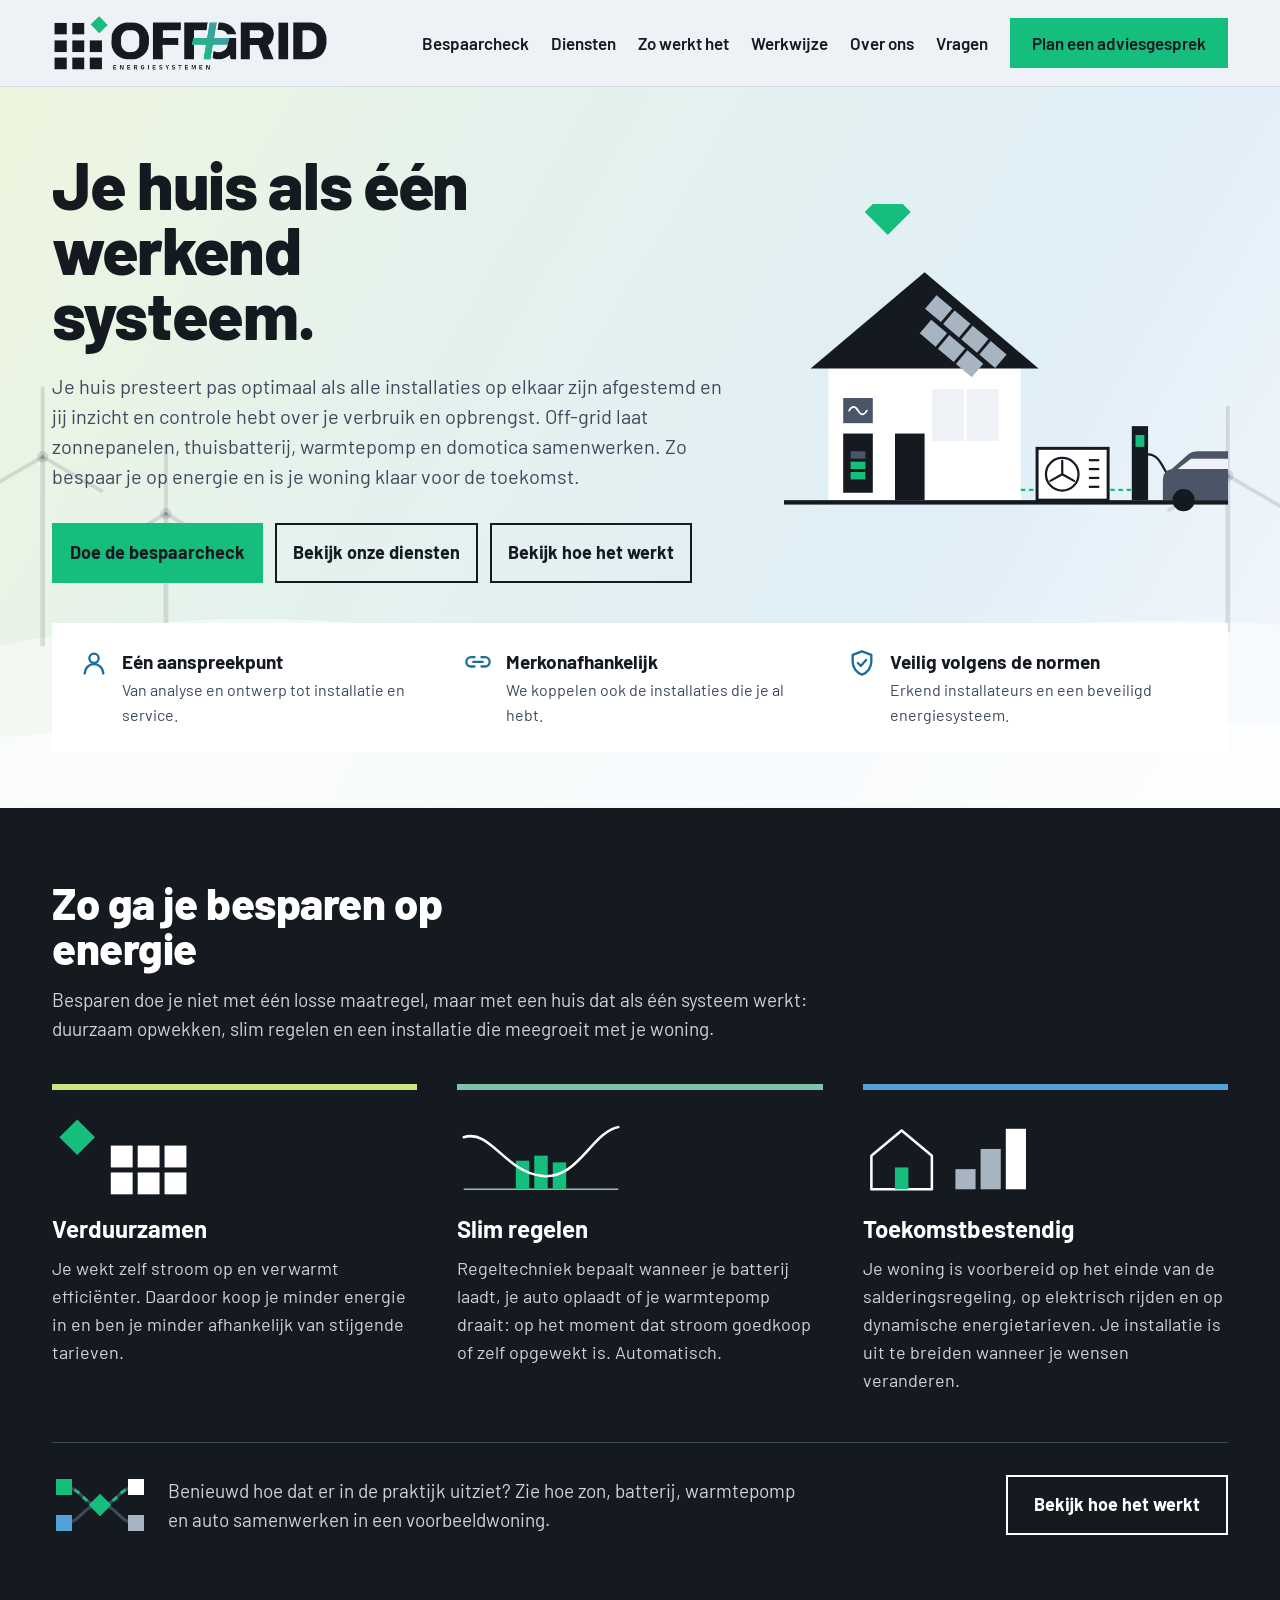
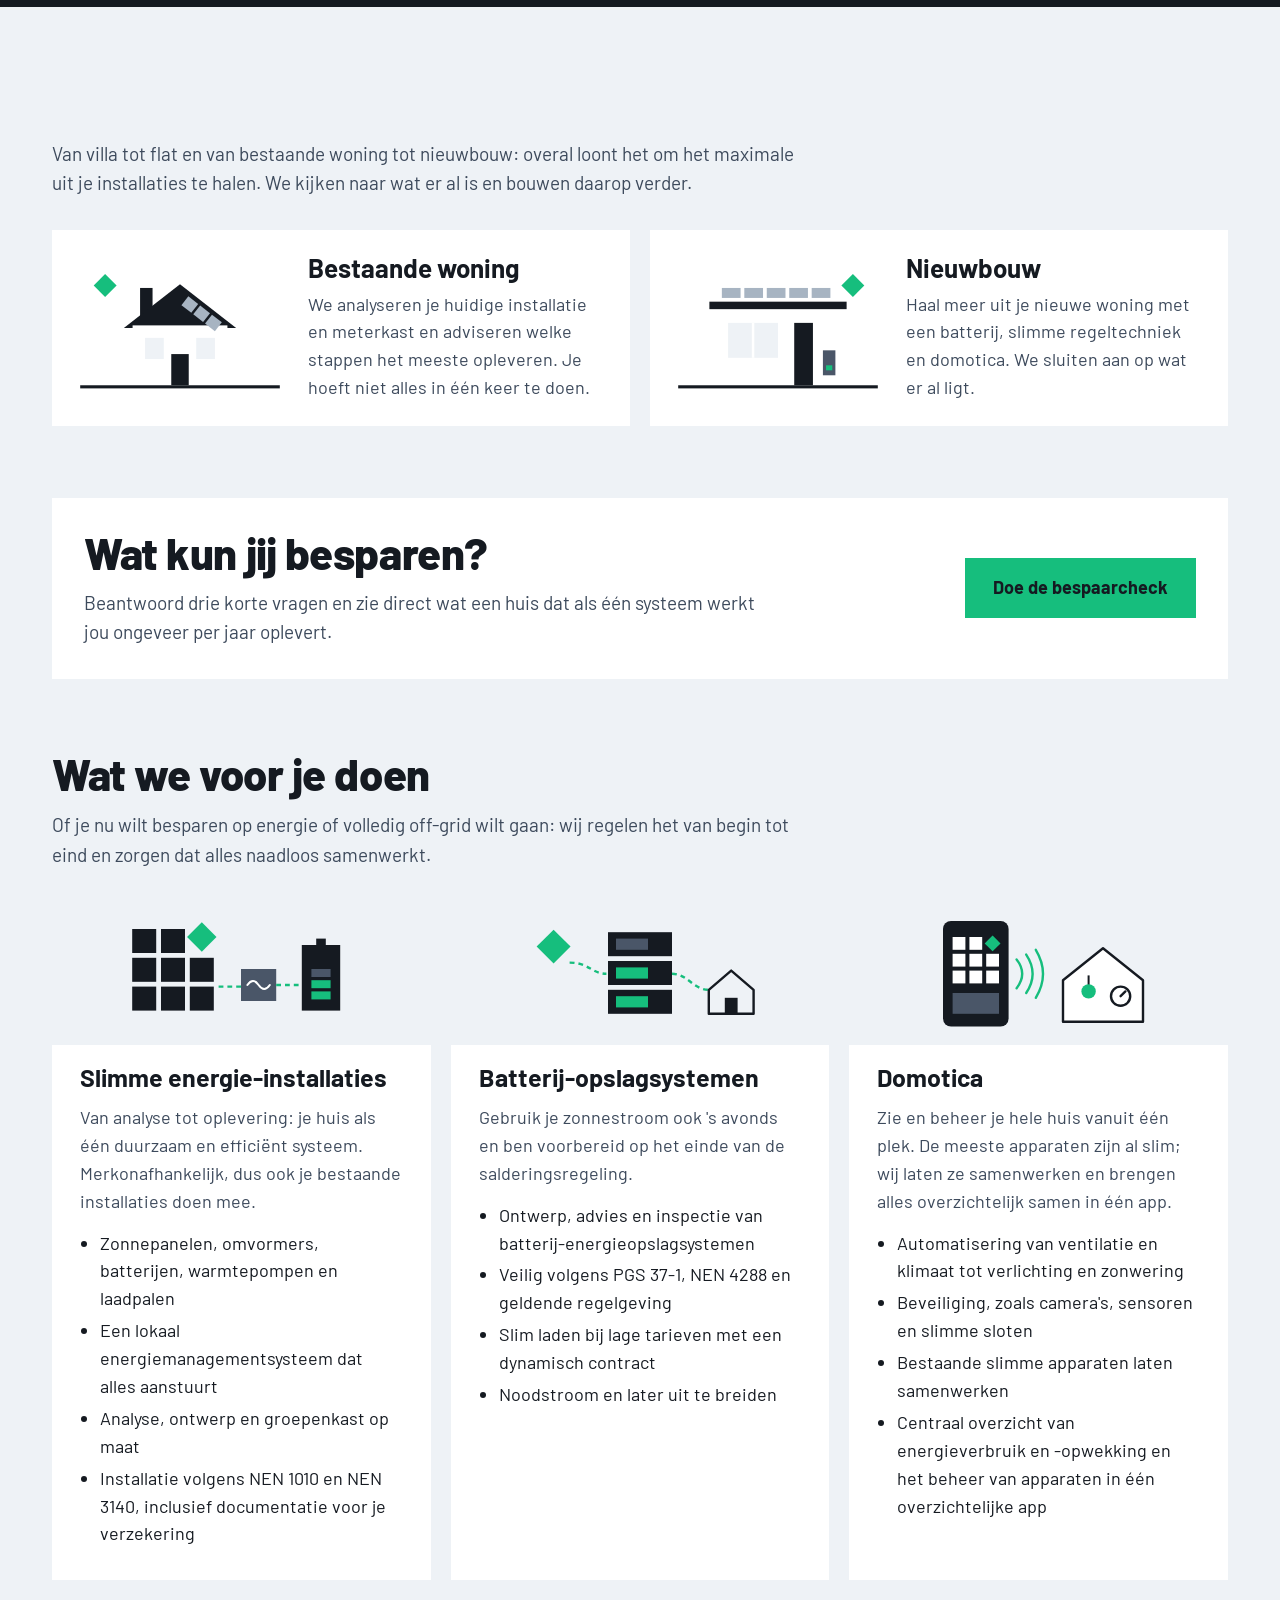
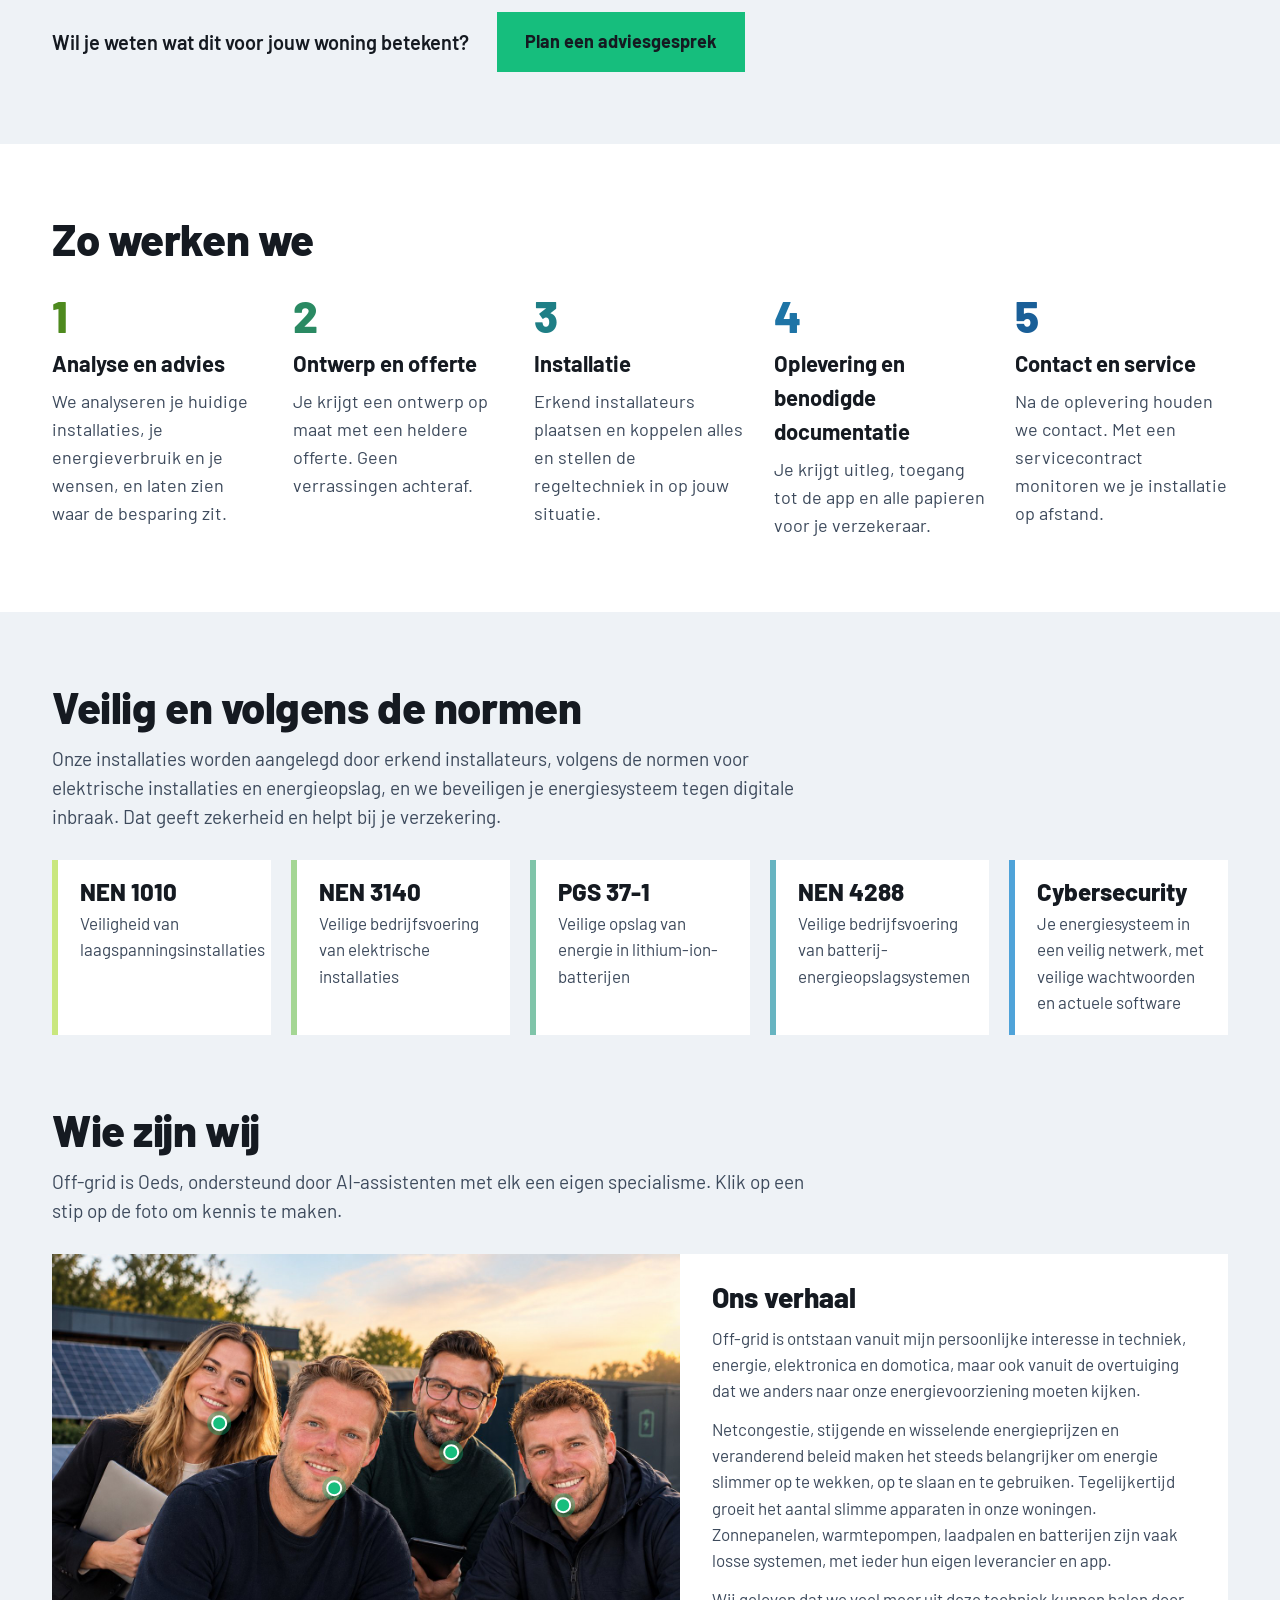
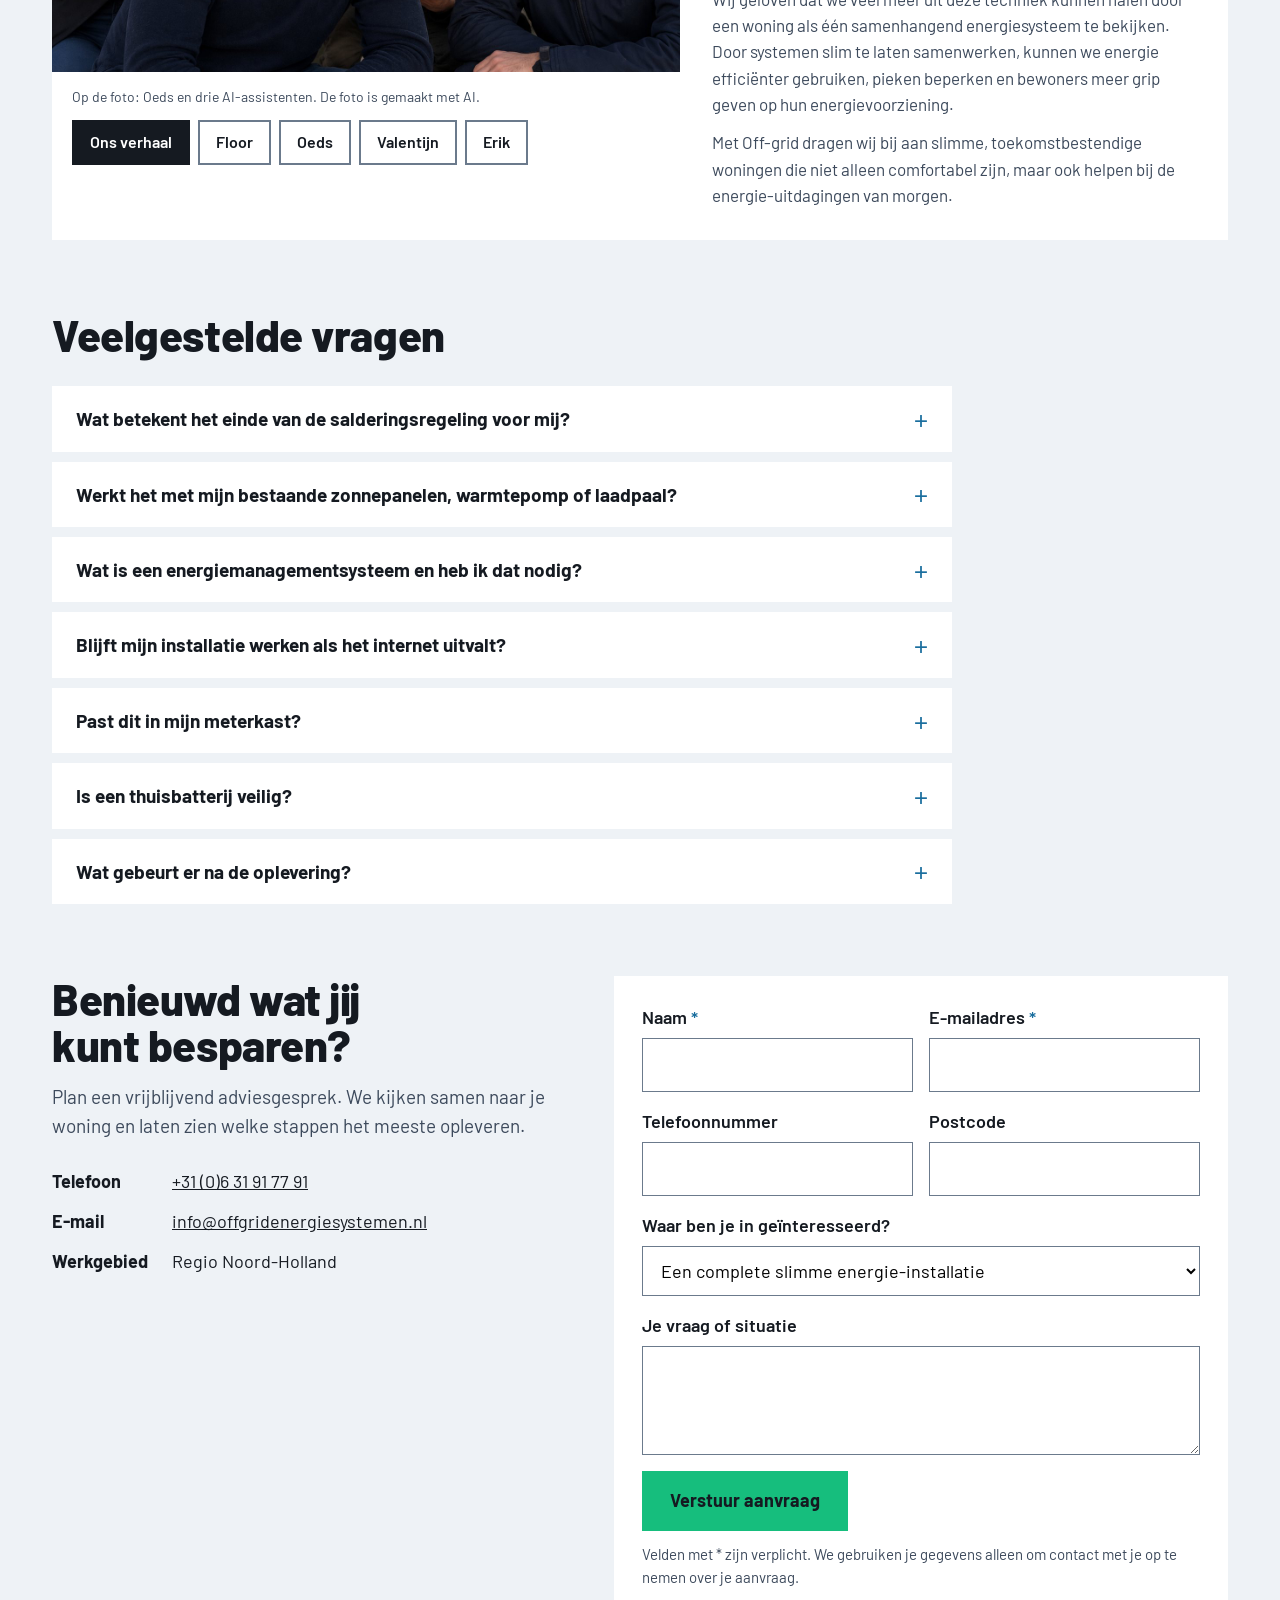
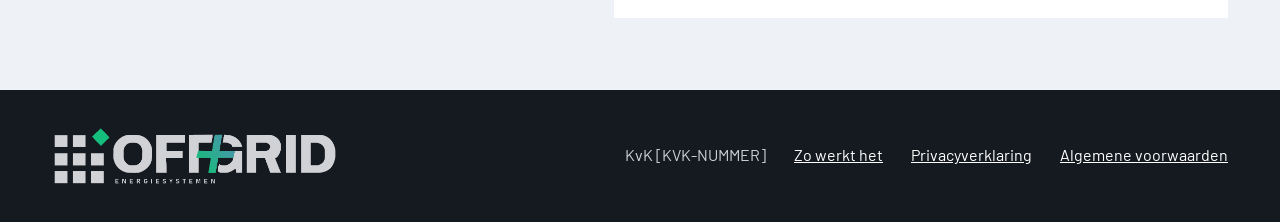
<file: index.html>
<!doctype html>
<html lang="nl" class="no-js">
<head>
<meta charset="utf-8">
<meta name="viewport" content="width=device-width, initial-scale=1">
<title>Thuisbatterij &amp; slimme energie-installatie | Off-grid Noord-Holland</title>
<meta name="description" content="Off-grid laat zonnepanelen, thuisbatterij, warmtepomp en laadpaal samenwerken als één slim systeem. Merkonafhankelijk advies en installatie in Noord-Holland.">
<link rel="canonical" href="https://www.offgridenergiesystemen.nl/">
<meta name="robots" content="index, follow">
<meta property="og:type" content="website">
<meta property="og:locale" content="nl_NL">
<meta property="og:site_name" content="Off-grid Energiesystemen">
<meta property="og:title" content="Thuisbatterij &amp; slimme energie-installatie | Off-grid Noord-Holland">
<meta property="og:description" content="Off-grid laat zonnepanelen, thuisbatterij, warmtepomp en laadpaal samenwerken als één slim systeem. Merkonafhankelijk advies en installatie in Noord-Holland.">
<meta property="og:url" content="https://www.offgridenergiesystemen.nl/">
<meta property="og:image" content="https://www.offgridenergiesystemen.nl/assets/images/og-image.jpg">
<meta property="og:image:width" content="1200">
<meta property="og:image:height" content="630">
<meta property="og:image:alt" content="Off-grid Energiesystemen – Je huis als één werkend systeem">
<meta name="twitter:card" content="summary_large_image">
<meta name="theme-color" content="#151A21">
<link rel="icon" href="assets/images/favicon.svg" type="image/svg+xml">
<script>document.documentElement.className = document.documentElement.className.replace('no-js', 'js');</script>
<link rel="preload" href="assets/fonts/barlow-regular.woff2" as="font" type="font/woff2" crossorigin>
<link rel="preload" href="assets/fonts/barlow-extrabold.woff2" as="font" type="font/woff2" crossorigin>
<link rel="stylesheet" href="assets/css/style.css?v=202610091215">
<script src="assets/js/main.js?v=202610091215" defer></script>
<script type="application/ld+json">
{
 "@context": "https://schema.org",
 "@graph": [
  {
   "@type": "HomeAndConstructionBusiness",
   "@id": "https://www.offgridenergiesystemen.nl/#bedrijf",
   "name": "Off-grid Energiesystemen",
   "url": "https://www.offgridenergiesystemen.nl/",
   "logo": "https://www.offgridenergiesystemen.nl/assets/images/logo-licht.png",
   "image": "https://www.offgridenergiesystemen.nl/assets/images/og-image.jpg",
   "description": "Merkonafhankelijk ontwerp, installatie en service van slimme energie-installaties voor woningen: zonnepanelen, thuisbatterij, warmtepomp, laadpaal en domotica als één samenwerkend systeem.",
   "telephone": "+31631917791",
   "email": "info@offgridenergiesystemen.nl",
   "areaServed": {
    "@type": "AdministrativeArea",
    "name": "Noord-Holland"
   },
   "founder": {
    "@type": "Person",
    "name": "Oeds de Meer"
   },
   "knowsAbout": [
    "thuisbatterij",
    "slimme energie-installatie",
    "energiemanagementsysteem",
    "zonnepanelen",
    "warmtepomp",
    "laadpaal",
    "domotica",
    "Home Assistant"
   ]
  },
  {
   "@type": "WebSite",
   "@id": "https://www.offgridenergiesystemen.nl/#website",
   "url": "https://www.offgridenergiesystemen.nl/",
   "name": "Off-grid Energiesystemen",
   "inLanguage": "nl-NL",
   "publisher": {
    "@id": "https://www.offgridenergiesystemen.nl/#bedrijf"
   }
  },
  {
   "@type": "FAQPage",
   "@id": "https://www.offgridenergiesystemen.nl/#vragen",
   "mainEntity": [
    {
     "@type": "Question",
     "name": "Wat betekent het einde van de salderingsregeling voor mij?",
     "acceptedAnswer": {
      "@type": "Answer",
      "text": "Vanaf 1 januari 2027 mag je de stroom die je teruglevert niet meer wegstrepen tegen de stroom die je verbruikt. Voor teruggeleverde stroom krijg je alleen nog een terugleververgoeding, en veel leveranciers rekenen terugleverkosten. Hoe meer zonnestroom je zelf gebruikt of opslaat, hoe meer je bespaart."
     }
    },
    {
     "@type": "Question",
     "name": "Werkt het met mijn bestaande zonnepanelen, warmtepomp of laadpaal?",
     "acceptedAnswer": {
      "@type": "Answer",
      "text": "In de meeste gevallen wel. We werken merkonafhankelijk en koppelen ook installaties die je al hebt. Tijdens de analyse bekijken we welke apparaten je hebt en of er iets aangepast moet worden."
     }
    },
    {
     "@type": "Question",
     "name": "Wat is een energiemanagementsysteem en heb ik dat nodig?",
     "acceptedAnswer": {
      "@type": "Answer",
      "text": "Een energiemanagementsysteem (EMS) stuurt je installaties aan, zodat ze samenwerken. Het bepaalt bijvoorbeeld dat eerst je auto laadt en daarna je batterij, of dat je warmtepomp draait als er zonnestroom over is. Heb je meerdere installaties, dan haal je er zonder EMS niet alles uit."
     }
    },
    {
     "@type": "Question",
     "name": "Blijft mijn installatie werken als het internet uitvalt?",
     "acceptedAnswer": {
      "@type": "Answer",
      "text": "Het energiemanagementsysteem draait lokaal in je meterkast. De aansturing in huis gaat daardoor ook zonder internet door. Alleen het bekijken en bedienen op afstand via de app werkt dan tijdelijk niet."
     }
    },
    {
     "@type": "Question",
     "name": "Past dit in mijn meterkast?",
     "acceptedAnswer": {
      "@type": "Answer",
      "text": "Dat bekijken we tijdens de analyse. Soms moet de groepenkast worden uitgebreid of aangepast voor een batterij, zonnepanelen of laadpaal. Dat ontwerpen en installeren we volgens NEN 1010."
     }
    },
    {
     "@type": "Question",
     "name": "Is een thuisbatterij veilig?",
     "acceptedAnswer": {
      "@type": "Answer",
      "text": "Ja, mits hij goed wordt geplaatst en geïnstalleerd. Wij werken volgens PGS 37-1 en NEN 4288, de richtlijnen voor veilige opslag van energie in lithium-ion-batterijen."
     }
    },
    {
     "@type": "Question",
     "name": "Wat gebeurt er na de oplevering?",
     "acceptedAnswer": {
      "@type": "Answer",
      "text": "Na de oplevering houden we contact. Met een servicecontract monitoren we je installatie op afstand. Het servicecontract geldt voor de onderdelen die wij leveren en installeren. Voor bestaande installaties bieden we service op de domotica die wij aanbrengen."
     }
    }
   ]
  }
 ]
}
</script>
</head>
<body>
<div class="og-root" style="font-family: 'Barlow', 'DIN Alternate', 'Helvetica Neue', sans-serif; color: #151A21; background: #EEF2F6; font-size: 18px; line-height: 1.55">

<header style="position: sticky; top: 0; z-index: 20; background: #EEF2F6; border-bottom: 1px solid #D3DCE5">
<div class="og-hdr-row" style="max-width: 1240px; margin: 0 auto; padding: 14px var(--gutter); display: flex; flex-wrap: wrap; align-items: center; justify-content: space-between; gap: 16px">
<a href="#top" aria-label="Off-grid Energiesystemen, naar boven" style="display: block; line-height: 0">
<img src="assets/images/logo-licht.png" class="og-hdr-logo" alt="Off-grid Energiesystemen" style="height: 58px; width: auto">
</a>
<nav class="og-nav" aria-label="Hoofdmenu" style="display: flex; flex-wrap: wrap; align-items: center; gap: 8px 22px; font-weight: 600; font-size: 17px">
<a class="og-navlink" href="bespaarcheck.html" style="text-decoration: none; padding: 10px 0">Bespaarcheck</a>
<a class="og-navlink" href="#diensten" style="text-decoration: none; padding: 10px 0">Diensten</a>
<a class="og-navlink" href="systeem.html" style="text-decoration: none; padding: 10px 0">Zo werkt het</a>
<a class="og-navlink" href="#werkwijze" style="text-decoration: none; padding: 10px 0">Werkwijze</a>
<a class="og-navlink" href="#over-ons" style="text-decoration: none; padding: 10px 0">Over ons</a>
<a class="og-navlink" href="#vragen" style="text-decoration: none; padding: 10px 0">Vragen</a>
<a class="og-btn og-hdr-cta" href="#contact" style="text-decoration: none; padding: 12px 22px; background: #16BE7D; color: #151A21"><span class="og-lg">Plan een adviesgesprek</span><span class="og-sm">Adviesgesprek</span></a>
<button type="button" class="og-burger" aria-controls="og-mobile-menu" aria-expanded="false" aria-label="Menu openen" style="width: 48px; height: 48px; padding: 0; align-items: center; justify-content: center; cursor: pointer; background: transparent; color: #151A21; border: 2px solid #151A21"><svg width="24" height="24" viewBox="0 0 24 24" fill="none" stroke="currentColor" stroke-width="2.5" stroke-linecap="round" aria-hidden="true"><path d="M4 7h16M4 12h16M4 17h16"></path></svg></button>
</nav>
</div>
<nav id="og-mobile-menu" hidden class="og-mnav" aria-label="Mobiel menu" style="background: #EEF2F6; max-height: calc(100vh - 80px); overflow-y: auto; box-shadow: 0 12px 24px rgba(21,26,33,0.12)">
<a href="#besparen" style="display: block; padding: 14px var(--gutter); font-size: 19px; font-weight: 600; text-decoration: none; border-top: 1px solid #D3DCE5">Zo ga je besparen</a>
<a href="bespaarcheck.html" style="display: block; padding: 14px var(--gutter); font-size: 19px; font-weight: 600; text-decoration: none; border-top: 1px solid #D3DCE5">Bespaarcheck</a>
<a href="systeem.html" style="display: block; padding: 14px var(--gutter); font-size: 19px; font-weight: 600; text-decoration: none; border-top: 1px solid #D3DCE5">Zo werkt het</a>
<a href="#diensten" style="display: block; padding: 14px var(--gutter); font-size: 19px; font-weight: 600; text-decoration: none; border-top: 1px solid #D3DCE5">Diensten</a>
<a href="#werkwijze" style="display: block; padding: 14px var(--gutter); font-size: 19px; font-weight: 600; text-decoration: none; border-top: 1px solid #D3DCE5">Werkwijze</a>
<a href="#normen" style="display: block; padding: 14px var(--gutter); font-size: 19px; font-weight: 600; text-decoration: none; border-top: 1px solid #D3DCE5">Veiligheid en normen</a>
<a href="#over-ons" style="display: block; padding: 14px var(--gutter); font-size: 19px; font-weight: 600; text-decoration: none; border-top: 1px solid #D3DCE5">Over ons</a>
<a href="#vragen" style="display: block; padding: 14px var(--gutter); font-size: 19px; font-weight: 600; text-decoration: none; border-top: 1px solid #D3DCE5">Veelgestelde vragen</a>
<a href="#contact" style="display: block; padding: 14px var(--gutter); font-size: 19px; font-weight: 600; text-decoration: none; border-top: 1px solid #D3DCE5">Contact</a>
</nav>
</header>

<div style="position: relative; overflow: hidden; background: linear-gradient(120deg, #EEF6DE 0%, #E4F2EE 35%, #E0EEF8 70%, #F4F8FB 100%)">
<svg aria-hidden="true" viewBox="0 0 1440 760" preserveAspectRatio="xMidYMax slice" style="position: absolute; top: 0; left: 0; width: 100%; height: 100%" xmlns="http://www.w3.org/2000/svg">
<path d="M0 600 C 240 540 420 560 640 590 C 860 620 1080 540 1440 570 L1440 760 L0 760 Z" fill="rgba(255,255,255,0.45)"></path>
<line x1="90" y1="590" x2="90" y2="390" stroke="rgba(28,37,55,0.13)" stroke-width="5"></line><g class="og-spin" style="transform-origin: 90px 390px"><line x1="90" y1="390" x2="90" y2="318" stroke="rgba(28,37,55,0.13)" stroke-width="4" stroke-linecap="round"></line><line x1="90" y1="390" x2="152" y2="426" stroke="rgba(28,37,55,0.13)" stroke-width="4" stroke-linecap="round"></line><line x1="90" y1="390" x2="28" y2="426" stroke="rgba(28,37,55,0.13)" stroke-width="4" stroke-linecap="round"></line><circle cx="90" cy="390" r="6" fill="rgba(28,37,55,0.13)"></circle></g>
<line x1="220" y1="582" x2="220" y2="450" stroke="rgba(28,37,55,0.13)" stroke-width="5"></line><g class="og-spin" style="transform-origin: 220px 450px"><line x1="220" y1="450" x2="220" y2="378" stroke="rgba(28,37,55,0.13)" stroke-width="4" stroke-linecap="round"></line><line x1="220" y1="450" x2="282" y2="486" stroke="rgba(28,37,55,0.13)" stroke-width="4" stroke-linecap="round"></line><line x1="220" y1="450" x2="158" y2="486" stroke="rgba(28,37,55,0.13)" stroke-width="4" stroke-linecap="round"></line><circle cx="220" cy="450" r="6" fill="rgba(28,37,55,0.13)"></circle></g>
<line x1="1340" y1="575" x2="1340" y2="410" stroke="rgba(28,37,55,0.13)" stroke-width="5"></line><g class="og-spin" style="transform-origin: 1340px 410px"><line x1="1340" y1="410" x2="1340" y2="338" stroke="rgba(28,37,55,0.13)" stroke-width="4" stroke-linecap="round"></line><line x1="1340" y1="410" x2="1402" y2="446" stroke="rgba(28,37,55,0.13)" stroke-width="4" stroke-linecap="round"></line><line x1="1340" y1="410" x2="1278" y2="446" stroke="rgba(28,37,55,0.13)" stroke-width="4" stroke-linecap="round"></line><circle cx="1340" cy="410" r="6" fill="rgba(28,37,55,0.13)"></circle></g>
<polygon points="300,614 308,604 338,604 330,614" fill="rgba(28,37,55,0.09)"></polygon><polygon points="338,614 346,604 376,604 368,614" fill="rgba(28,37,55,0.09)"></polygon><polygon points="376,614 384,604 414,604 406,614" fill="rgba(28,37,55,0.09)"></polygon><polygon points="414,614 422,604 452,604 444,614" fill="rgba(28,37,55,0.09)"></polygon><polygon points="452,614 460,604 490,604 482,614" fill="rgba(28,37,55,0.09)"></polygon><polygon points="490,614 498,604 528,604 520,614" fill="rgba(28,37,55,0.09)"></polygon><polygon points="528,614 536,604 566,604 558,614" fill="rgba(28,37,55,0.09)"></polygon><polygon points="566,614 574,604 604,604 596,614" fill="rgba(28,37,55,0.09)"></polygon><polygon points="604,614 612,604 642,604 634,614" fill="rgba(28,37,55,0.09)"></polygon><polygon points="308,632 316,620 346,620 338,632" fill="rgba(28,37,55,0.09)"></polygon><polygon points="346,632 354,620 384,620 376,632" fill="rgba(28,37,55,0.09)"></polygon><polygon points="384,632 392,620 422,620 414,632" fill="rgba(28,37,55,0.09)"></polygon><polygon points="422,632 430,620 460,620 452,632" fill="rgba(28,37,55,0.09)"></polygon><polygon points="460,632 468,620 498,620 490,632" fill="rgba(28,37,55,0.09)"></polygon><polygon points="498,632 506,620 536,620 528,632" fill="rgba(28,37,55,0.09)"></polygon><polygon points="536,632 544,620 574,620 566,632" fill="rgba(28,37,55,0.09)"></polygon><polygon points="574,632 582,620 612,620 604,632" fill="rgba(28,37,55,0.09)"></polygon><polygon points="612,632 620,620 650,620 642,632" fill="rgba(28,37,55,0.09)"></polygon>
<path d="M0 690 C 300 660 700 680 1000 670 C 1200 665 1340 675 1440 670 L1440 760 L0 760 Z" fill="rgba(255,255,255,0.6)"></path>
</svg>
<section id="top" style="position: relative; max-width: 1240px; margin: 0 auto; padding: 64px var(--gutter) 40px; display: flex; flex-wrap: wrap; align-items: center; gap: 48px">
<div style="flex: 1 1 600px; min-width: 0">
<h1 class="og-intro" style="margin: 0; font-size: clamp(40px, 5.2vw, 68px); line-height: 0.98; font-weight: 800; letter-spacing: -0.02em; max-width: 13ch">Je huis als één werkend systeem.</h1>
<p class="og-intro" style="animation-delay: .15s; margin: 24px 0 0; font-size: 20px; line-height: 1.5; color: #3D4A5C; max-width: 38em">Je huis presteert pas optimaal als alle installaties op elkaar zijn afgestemd en jij inzicht en controle hebt over je verbruik en opbrengst. Off-grid laat zonnepanelen, thuisbatterij, warmtepomp en domotica samenwerken. Zo bespaar je op energie en is je woning klaar voor de toekomst.</p>
<div class="og-intro" style="animation-delay: .3s; margin-top: 32px; display: flex; flex-wrap: wrap; align-items: center; gap: 12px">
<a class="og-btn" href="bespaarcheck.html" style="display: inline-block; text-decoration: none; font-weight: 700; padding: 16px 18px; background: #16BE7D; color: #151A21">Doe de bespaarcheck</a>
<a class="og-btn" href="#diensten" style="display: inline-block; text-decoration: none; font-weight: 700; padding: 14px 16px; border: 2px solid #151A21">Bekijk onze diensten</a>
<a class="og-btn" href="systeem.html" style="display: inline-block; text-decoration: none; font-weight: 700; padding: 14px 16px; border: 2px solid #151A21">Bekijk hoe het werkt</a>
</div>
</div>
<div class="og-intro" style="animation-delay: .25s; flex: 1 1 360px; display: flex; justify-content: center">
<svg viewBox="0 0 600 440" width="500" height="367" style="max-width: 100%; height: auto" xmlns="http://www.w3.org/2000/svg" role="img" aria-label="Woning met zonnepanelen, omvormer, thuisbatterij, warmtepomp en laadpaal">
<rect x="58" y="30" width="44" height="44" fill="#16BE7D" style="transform-box: fill-box; transform-origin: center; animation: og-glow 3.2s ease-in-out infinite" transform="rotate(45 80 52)"></rect>
<rect x="60" y="214" width="260" height="186" fill="#FFFFFF"></rect>
<polygon points="36,222 190,92 344,222" fill="#151A21"></polygon>
<g transform="translate(196 104) rotate(40.2)">
<rect class="og-shine" style="animation-delay: 0.00s" x="20" y="8" width="28" height="24" fill="#A7B4C2"></rect>
<rect class="og-shine" style="animation-delay: 0.30s" x="52" y="8" width="28" height="24" fill="#A7B4C2"></rect>
<rect class="og-shine" style="animation-delay: 0.60s" x="84" y="8" width="28" height="24" fill="#A7B4C2"></rect>
<rect class="og-shine" style="animation-delay: 0.90s" x="116" y="8" width="28" height="24" fill="#A7B4C2"></rect>
<rect class="og-shine" style="animation-delay: 1.20s" x="36" y="38" width="28" height="24" fill="#A7B4C2"></rect>
<rect class="og-shine" style="animation-delay: 1.50s" x="68" y="38" width="28" height="24" fill="#A7B4C2"></rect>
<rect class="og-shine" style="animation-delay: 1.80s" x="100" y="38" width="28" height="24" fill="#A7B4C2"></rect>
</g>
<rect x="200" y="250" width="90" height="70" fill="#EEF2F6"></rect>
<line x1="245" y1="250" x2="245" y2="320" stroke="#FFFFFF" stroke-width="4"></line>
<rect x="150" y="310" width="40" height="90" fill="#151A21"></rect>
<rect x="80" y="262" width="40" height="34" fill="#4A5668"></rect>
<path d="M88 279 Q94 269 100 279 T112 279" fill="none" stroke="#FFFFFF" stroke-width="2.5" stroke-linecap="round"></path>
<rect x="80" y="310" width="40" height="80" fill="#151A21"></rect>
<rect x="90" y="362" width="20" height="10" fill="#16BE7D"></rect>
<rect class="og-pulse" style="animation-delay: 0s" x="90" y="348" width="20" height="10" fill="#16BE7D"></rect>
<rect x="90" y="334" width="20" height="10" fill="#4A5668"></rect>
<path d="M320 386 H481 V352" fill="none" stroke="#16BE7D" stroke-width="3" stroke-dasharray="6 5" class="og-flow"></path>
<rect x="342" y="330" width="96" height="70" fill="#FFFFFF" stroke="#151A21" stroke-width="4"></rect>
<circle cx="376" cy="365" r="22" fill="none" stroke="#151A21" stroke-width="3"></circle>
<path class="og-fan" d="M376 365 L376 347 M376 365 L392 374 M376 365 L360 374" stroke="#151A21" stroke-width="3" stroke-linecap="round"></path>
<line x1="412" y1="346" x2="426" y2="346" stroke="#151A21" stroke-width="3"></line>
<line x1="412" y1="358" x2="426" y2="358" stroke="#151A21" stroke-width="3"></line>
<line x1="412" y1="370" x2="426" y2="370" stroke="#151A21" stroke-width="3"></line>
<line x1="412" y1="382" x2="426" y2="382" stroke="#151A21" stroke-width="3"></line>
<rect x="470" y="300" width="22" height="100" fill="#151A21"></rect>
<rect class="og-pulse" style="animation-delay: .6s" x="475" y="312" width="12" height="16" fill="#16BE7D"></rect>
<path d="M492 338 C 512 338 514 372 528 372" fill="none" stroke="#151A21" stroke-width="3"></path>
<path d="M512 400 V372 Q512 360 524 358 L544 340 Q550 334 560 334 H600 V400 Z" fill="#4A5668"></path>
<polygon points="532,358 550,344 600,344 600,358" fill="#EEF2F6"></polygon>
<circle cx="540" cy="400" r="15" fill="#151A21"></circle>
<rect x="0" y="400" width="600" height="6" fill="#151A21"></rect>
</svg>
</div>
</section>
<div style="position: relative; max-width: 1240px; margin: 0 auto; padding: 0 var(--gutter) 56px">
<div class="og-intro" style="animation-delay: .4s; background: #FFFFFF; padding: 24px 28px; display: grid; grid-template-columns: repeat(auto-fit, minmax(min(260px, 100%), 1fr)); gap: 20px 32px">
<div style="display: flex; gap: 14px; align-items: flex-start"><svg width="28" height="28" viewBox="0 0 24 24" fill="none" stroke="#1A6E9E" stroke-width="2" stroke-linecap="round" stroke-linejoin="round" aria-hidden="true" style="flex: 0 0 auto; margin-top: 2px"><circle cx="12" cy="8" r="4"></circle><path d="M4 21c0-4.4 3.6-8 8-8s8 3.6 8 8"></path></svg><div><p style="margin: 0; font-weight: 700; font-size: 19px">Eén aanspreekpunt</p><p style="margin: 2px 0 0; color: #3D4A5C; font-size: 16px">Van analyse en ontwerp tot installatie en service.</p></div></div>
<div style="display: flex; gap: 14px; align-items: flex-start"><svg width="28" height="28" viewBox="0 0 24 24" fill="none" stroke="#1A6E9E" stroke-width="2" stroke-linecap="round" stroke-linejoin="round" aria-hidden="true" style="flex: 0 0 auto; margin-top: 2px"><path d="M9 7H6a4 4 0 0 0 0 8h3"></path><path d="M15 7h3a4 4 0 0 1 0 8h-3"></path><line x1="8" y1="11" x2="16" y2="11"></line></svg><div><p style="margin: 0; font-weight: 700; font-size: 19px">Merkonafhankelijk</p><p style="margin: 2px 0 0; color: #3D4A5C; font-size: 16px">We koppelen ook de installaties die je al hebt.</p></div></div>
<div style="display: flex; gap: 14px; align-items: flex-start"><svg width="28" height="28" viewBox="0 0 24 24" fill="none" stroke="#1A6E9E" stroke-width="2" stroke-linecap="round" stroke-linejoin="round" aria-hidden="true" style="flex: 0 0 auto; margin-top: 2px"><path d="M12 2l8 3v6c0 5-3.4 9.3-8 11-4.6-1.7-8-6-8-11V5z"></path><path d="M8.5 12l2.5 2.5 4.5-5"></path></svg><div><p style="margin: 0; font-weight: 700; font-size: 19px">Veilig volgens de normen</p><p style="margin: 2px 0 0; color: #3D4A5C; font-size: 16px">Erkend installateurs en een beveiligd energiesysteem.</p></div></div>
</div>
</div>
</div>

<section id="besparen" style="background: #151A21; color: #FFFFFF">
<div style="max-width: 1240px; margin: 0 auto; padding: 72px var(--gutter)">
<h2 class="og-reveal" style="margin: 0; font-size: clamp(30px, 3.4vw, 44px); line-height: 1.05; font-weight: 800; letter-spacing: -0.01em; max-width: 20ch">Zo ga je besparen op energie</h2>
<p style="margin: 14px 0 0; font-size: 19px; color: #D0D2D5; max-width: 40em">Besparen doe je niet met één losse maatregel, maar met een huis dat als één systeem werkt: duurzaam opwekken, slim regelen en een installatie die meegroeit met je woning.</p>
<div style="margin-top: 40px; display: grid; grid-template-columns: repeat(auto-fit, minmax(min(260px, 100%), 1fr)); gap: 36px 40px">
<div class="og-reveal" style="border-top: 6px solid #C9E77E; padding-top: 22px">
<svg viewBox="0 0 200 100" width="168" height="84" style="display: block; margin-bottom: 14px; max-width: 100%; height: auto" xmlns="http://www.w3.org/2000/svg" role="img" aria-label="Zon en zonnepanelen"><rect class="og-dia" style="transform: rotate(45deg)" x="15.0" y="15.0" width="30" height="30" fill="#16BE7D"></rect><rect class="og-shine" style="animation-delay: 0.00s" x="70" y="40" width="26" height="26" fill="#FFFFFF"></rect><rect class="og-shine" style="animation-delay: 0.30s" x="102" y="40" width="26" height="26" fill="#FFFFFF"></rect><rect class="og-shine" style="animation-delay: 0.60s" x="134" y="40" width="26" height="26" fill="#FFFFFF"></rect><rect class="og-shine" style="animation-delay: 0.90s" x="70" y="72" width="26" height="26" fill="#FFFFFF"></rect><rect class="og-shine" style="animation-delay: 1.20s" x="102" y="72" width="26" height="26" fill="#FFFFFF"></rect><rect class="og-shine" style="animation-delay: 1.50s" x="134" y="72" width="26" height="26" fill="#FFFFFF"></rect></svg>
<h3 style="margin: 0; font-size: 24px; font-weight: 700">Verduurzamen</h3>
<p style="margin: 8px 0 0; color: #D0D2D5">Je wekt zelf stroom op en verwarmt efficiënter. Daardoor koop je minder energie in en ben je minder afhankelijk van stijgende tarieven.</p>
</div>
<div class="og-reveal" style="border-top: 6px solid #7FC4A9; padding-top: 22px">
<svg viewBox="0 0 200 100" width="168" height="84" style="display: block; margin-bottom: 14px; max-width: 100%; height: auto" xmlns="http://www.w3.org/2000/svg" role="img" aria-label="Energie gebruiken als de prijs laag is"><line x1="8" y1="92" x2="192" y2="92" stroke="#A7B4C2" stroke-width="2"></line><rect class="og-grow" style="animation-delay: 0s" x="70" y="58" width="16" height="34" fill="#16BE7D"></rect><rect class="og-grow" style="animation-delay: .4s" x="92" y="52" width="16" height="40" fill="#16BE7D"></rect><rect class="og-grow" style="animation-delay: .8s" x="114" y="60" width="16" height="32" fill="#16BE7D"></rect><path d="M8 30 C 40 20 56 70 100 76 C 144 82 160 24 192 18" fill="none" stroke="#FFFFFF" stroke-width="3" stroke-linecap="round"></path></svg>
<h3 style="margin: 0; font-size: 24px; font-weight: 700">Slim regelen</h3>
<p style="margin: 8px 0 0; color: #D0D2D5">Regeltechniek bepaalt wanneer je batterij laadt, je auto oplaadt of je warmtepomp draait: op het moment dat stroom goedkoop of zelf opgewekt is. Automatisch.</p>
</div>
<div class="og-reveal" style="border-top: 6px solid #4FA3D9; padding-top: 22px">
<svg viewBox="0 0 200 100" width="168" height="84" style="display: block; margin-bottom: 14px; max-width: 100%; height: auto" xmlns="http://www.w3.org/2000/svg" role="img" aria-label="Woning met laadpunt en uitbreidbare installatie"><path d="M10 92 V52 L46 22 L82 52 V92 Z" fill="none" stroke="#FFFFFF" stroke-width="3" stroke-linejoin="round"></path><rect class="og-pulse" x="38" y="66" width="16" height="26" fill="#16BE7D"></rect><rect class="og-grow" style="animation-delay: 0.00s" x="110" y="68" width="24" height="24" fill="#A7B4C2"></rect><rect class="og-grow" style="animation-delay: 0.40s" x="140" y="44" width="24" height="48" fill="#A7B4C2"></rect><rect class="og-grow" style="animation-delay: 0.80s" x="170" y="20" width="24" height="72" fill="#FFFFFF"></rect></svg>
<h3 style="margin: 0; font-size: 24px; font-weight: 700">Toekomstbestendig</h3>
<p style="margin: 8px 0 0; color: #D0D2D5">Je woning is voorbereid op het einde van de salderingsregeling, op elektrisch rijden en op dynamische energietarieven. Je installatie is uit te breiden wanneer je wensen veranderen.</p>
</div>
</div>
<div class="og-reveal" style="margin-top: 48px; border-top: 1px solid #3D4A5C; padding-top: 32px; display: flex; flex-wrap: wrap; align-items: center; justify-content: space-between; gap: 20px 40px">
<div style="display: flex; align-items: center; gap: 20px; flex: 1 1 420px; min-width: 0">
<svg viewBox="0 0 96 56" width="96" height="56" style="flex: 0 0 auto" xmlns="http://www.w3.org/2000/svg" aria-hidden="true"><path d="M12 10 C30 10 30 28 48 28 M12 46 C30 46 30 28 48 28 M48 28 C66 28 66 10 84 10 M48 28 C66 28 66 46 84 46" fill="none" stroke="#3D4A5C" stroke-width="3"></path><path class="og-flow" d="M12 10 C30 10 30 28 48 28 C66 28 66 10 84 10" fill="none" stroke="#16BE7D" stroke-width="3" stroke-dasharray="6 5"></path><rect x="4" y="2" width="16" height="16" fill="#16BE7D"></rect><rect x="4" y="38" width="16" height="16" fill="#4FA3D9"></rect><rect x="76" y="2" width="16" height="16" fill="#FFFFFF"></rect><rect x="76" y="38" width="16" height="16" fill="#A7B4C2"></rect><rect class="og-dia" x="40" y="20" width="16" height="16" fill="#16BE7D" style="transform: rotate(45deg)"></rect></svg>
<p style="margin: 0; font-size: 19px; color: #D0D2D5; max-width: 34em">Benieuwd hoe dat er in de praktijk uitziet? Zie hoe zon, batterij, warmtepomp en auto samenwerken in een voorbeeldwoning.</p>
</div>
<a class="og-btn" href="systeem.html" style="display: inline-block; text-decoration: none; font-weight: 700; padding: 14px 26px; border: 2px solid #FFFFFF; color: #FFFFFF">Bekijk hoe het werkt</a>
</div>
</div>
</section>

<section id="woningen" style="max-width: 1240px; margin: 0 auto; padding: 72px var(--gutter) 0">
<h2 class="og-reveal" style="margin: 0; font-size: clamp(30px, 3.4vw, 44px); line-height: 1.05; font-weight: 800; letter-spacing: -0.01em; max-width: 22ch">Voor elke woning</h2>
<p style="margin: 14px 0 0; font-size: 19px; color: #3D4A5C; max-width: 40em">Van villa tot flat en van bestaande woning tot nieuwbouw: overal loont het om het maximale uit je installaties te halen. We kijken naar wat er al is en bouwen daarop verder.</p>
<div style="margin-top: 32px; display: grid; grid-template-columns: repeat(auto-fit, minmax(min(340px, 100%), 1fr)); gap: 20px">
<article class="og-reveal og-lift" style="background: #FFFFFF; padding: 24px 28px; display: flex; flex-wrap: wrap; align-items: center; gap: 20px 28px">
<div style="flex: 0 0 200px; max-width: 100%"><svg viewBox="0 0 320 210" width="200" height="131" style="max-width: 100%; height: auto; display: block" xmlns="http://www.w3.org/2000/svg" role="img" aria-label="Oudere woning met schoorsteen en zonnepanelen op het dak"><rect class="og-dia" style="transform: rotate(45deg)" x="27.0" y="23.0" width="26" height="26" fill="#16BE7D"></rect><rect x="96" y="40" width="20" height="50" fill="#151A21"></rect><polygon points="70,104 160,34 250,104" fill="#151A21"></polygon><rect x="84" y="100" width="152" height="96" fill="#FFFFFF"></rect><rect x="104" y="120" width="30" height="34" fill="#EEF2F6"></rect><rect x="186" y="120" width="30" height="34" fill="#EEF2F6"></rect><rect x="146" y="146" width="28" height="50" fill="#151A21"></rect><g transform="translate(166 40) rotate(37.9)"><rect class="og-shine" style="animation-delay: 0.00s" x="14" y="6" width="20" height="18" fill="#A7B4C2"></rect><rect class="og-shine" style="animation-delay: 0.30s" x="38" y="6" width="20" height="18" fill="#A7B4C2"></rect><rect class="og-shine" style="animation-delay: 0.60s" x="62" y="6" width="20" height="18" fill="#A7B4C2"></rect></g><rect x="0" y="196" width="320" height="5" fill="#151A21"></rect></svg></div>
<div style="flex: 1 1 220px; min-width: 0">
<h3 style="margin: 0; font-size: 26px; line-height: 1.1; font-weight: 700">Bestaande woning</h3>
<p style="margin: 8px 0 0; color: #3D4A5C">We analyseren je huidige installatie en meterkast en adviseren welke stappen het meeste opleveren. Je hoeft niet alles in één keer te doen.</p>
</div>
</article>
<article class="og-reveal og-lift" style="background: #FFFFFF; padding: 24px 28px; display: flex; flex-wrap: wrap; align-items: center; gap: 20px 28px">
<div style="flex: 0 0 200px; max-width: 100%"><svg viewBox="0 0 320 210" width="200" height="131" style="max-width: 100%; height: auto; display: block" xmlns="http://www.w3.org/2000/svg" role="img" aria-label="Nieuwbouwwoning met plat dak, zonnepanelen en laadpaal"><rect class="og-dia" style="transform: rotate(45deg)" x="267.0" y="23.0" width="26" height="26" fill="#16BE7D"></rect><rect x="60" y="70" width="200" height="126" fill="#FFFFFF"></rect><rect x="50" y="62" width="220" height="12" fill="#151A21"></rect><rect class="og-shine" style="animation-delay: 0.00s" x="70" y="40" width="30" height="16" fill="#A7B4C2"></rect><rect class="og-shine" style="animation-delay: 0.25s" x="106" y="40" width="30" height="16" fill="#A7B4C2"></rect><rect class="og-shine" style="animation-delay: 0.50s" x="142" y="40" width="30" height="16" fill="#A7B4C2"></rect><rect class="og-shine" style="animation-delay: 0.75s" x="178" y="40" width="30" height="16" fill="#A7B4C2"></rect><rect class="og-shine" style="animation-delay: 1.00s" x="214" y="40" width="30" height="16" fill="#A7B4C2"></rect><rect x="80" y="96" width="80" height="56" fill="#EEF2F6"></rect><line x1="120" y1="96" x2="120" y2="152" stroke="#FFFFFF" stroke-width="4"></line><rect x="186" y="96" width="30" height="100" fill="#151A21"></rect><rect x="232" y="140" width="20" height="40" fill="#4A5668"></rect><rect class="og-pulse" x="237" y="164" width="10" height="8" fill="#16BE7D"></rect><rect x="0" y="196" width="320" height="5" fill="#151A21"></rect></svg></div>
<div style="flex: 1 1 220px; min-width: 0">
<h3 style="margin: 0; font-size: 26px; line-height: 1.1; font-weight: 700">Nieuwbouw</h3>
<p style="margin: 8px 0 0; color: #3D4A5C">Haal meer uit je nieuwe woning met een batterij, slimme regeltechniek en domotica. We sluiten aan op wat er al ligt.</p>
</div>
</article>
</div>
</section>
<section id="bespaarcheck-intro" style="max-width: 1240px; margin: 0 auto; padding: 72px var(--gutter) 0">
<div class="og-reveal" style="background: #FFFFFF; padding: 32px; display: flex; flex-wrap: wrap; align-items: center; justify-content: space-between; gap: 20px 40px">
<div style="flex: 1 1 460px; min-width: 0">
<h2 style="margin: 0; font-size: clamp(30px, 3.4vw, 44px); line-height: 1.05; font-weight: 800; letter-spacing: -0.01em">Wat kun jij besparen?</h2>
<p style="margin: 12px 0 0; font-size: 19px; color: #3D4A5C; max-width: 36em">Beantwoord drie korte vragen en zie direct wat een huis dat als één systeem werkt jou ongeveer per jaar oplevert.</p>
</div>
<a class="og-btn" href="bespaarcheck.html" style="display: inline-block; text-decoration: none; font-weight: 700; padding: 16px 28px; background: #16BE7D; color: #151A21">Doe de bespaarcheck</a>
</div>
</section>
<section id="diensten" style="max-width: 1240px; margin: 0 auto; padding: 72px var(--gutter)">
<h2 class="og-reveal" style="margin: 0; font-size: clamp(30px, 3.4vw, 44px); line-height: 1.05; font-weight: 800; letter-spacing: -0.01em">Wat we voor je doen</h2>
<p style="margin: 14px 0 0; font-size: 19px; color: #3D4A5C; max-width: 40em">Of je nu wilt besparen op energie of volledig off-grid wilt gaan: wij regelen het van begin tot eind en zorgen dat alles naadloos samenwerkt.</p>
<div style="margin-top: 32px; display: grid; grid-template-columns: repeat(auto-fit, minmax(min(320px, 100%), 1fr)); gap: 20px">

<article class="og-reveal og-lift" style="background: #FFFFFF; padding: 28px 28px 32px; display: flex; flex-direction: column; gap: 12px">
<div style="margin: -28px -28px 6px; background: #EEF2F6; display: flex; justify-content: center; padding: 12px 16px"><svg viewBox="0 0 320 150" width="256" height="120" style="max-width: 100%; height: auto" xmlns="http://www.w3.org/2000/svg" role="img" aria-label="Zonnepanelen, omvormer en batterij die met elkaar verbonden zijn"><rect class="og-shine" style="animation-delay: 0.00s" x="24" y="56" width="30" height="30" fill="#151A21"></rect><rect class="og-shine" style="animation-delay: 0.20s" x="60" y="56" width="30" height="30" fill="#151A21"></rect><rect class="og-shine" style="animation-delay: 0.40s" x="96" y="56" width="30" height="30" fill="#151A21"></rect><rect class="og-shine" style="animation-delay: 0.60s" x="24" y="92" width="30" height="30" fill="#151A21"></rect><rect class="og-shine" style="animation-delay: 0.80s" x="60" y="92" width="30" height="30" fill="#151A21"></rect><rect class="og-shine" style="animation-delay: 1.00s" x="96" y="92" width="30" height="30" fill="#151A21"></rect><rect class="og-shine" style="animation-delay: 1.20s" x="24" y="20" width="30" height="30" fill="#151A21"></rect><rect class="og-shine" style="animation-delay: 1.40s" x="60" y="20" width="30" height="30" fill="#151A21"></rect><rect class="og-dia" style="transform: rotate(45deg)" x="98.0" y="17.0" width="26" height="26" fill="#16BE7D"></rect><path d="M132 92 H160" fill="none" stroke="#16BE7D" stroke-width="3" stroke-dasharray="6 5" class="og-flow"></path><rect x="160" y="70" width="44" height="40" fill="#4A5668"></rect><path class="og-pulse" d="M168 90 Q175 80 182 90 T196 90" fill="none" stroke="#FFFFFF" stroke-width="2.5" stroke-linecap="round"></path><path d="M204 90 H236" fill="none" stroke="#16BE7D" stroke-width="3" stroke-dasharray="6 5" class="og-flow"></path><rect x="236" y="40" width="48" height="82" fill="#151A21"></rect><rect class="og-pulse" style="animation-delay: 0s" x="248" y="98" width="24" height="10" fill="#16BE7D"></rect><rect class="og-pulse" style="animation-delay: .4s" x="248" y="84" width="24" height="10" fill="#16BE7D"></rect><rect x="248" y="70" width="24" height="10" fill="#4A5668"></rect><rect x="254" y="32" width="12" height="8" fill="#151A21"></rect></svg></div>
<h3 style="margin: 0; font-size: 25px; line-height: 1.15; font-weight: 700">Slimme energie-installaties</h3>
<p style="margin: 0; color: #3D4A5C">Van analyse tot oplevering: je huis als één duurzaam en efficiënt systeem. Merkonafhankelijk, dus ook je bestaande installaties doen mee.</p>
<ul style="margin: 2px 0 0; padding-left: 20px; display: flex; flex-direction: column; gap: 4px">
<li>Zonnepanelen, omvormers, batterijen, warmtepompen en laadpalen</li>
<li>Een lokaal energiemanagementsysteem dat alles aanstuurt</li>
<li>Analyse, ontwerp en groepenkast op maat</li>
<li>Installatie volgens NEN 1010 en NEN 3140, inclusief documentatie voor je verzekering</li>
</ul>
</article>


<article class="og-reveal og-lift" style="background: #FFFFFF; padding: 28px 28px 32px; display: flex; flex-direction: column; gap: 12px">
<div style="margin: -28px -28px 6px; background: #EEF2F6; display: flex; justify-content: center; padding: 12px 16px"><svg viewBox="0 0 320 150" width="256" height="120" style="max-width: 100%; height: auto" xmlns="http://www.w3.org/2000/svg" role="img" aria-label="Zon die een gestapelde thuisbatterij oplaadt, die de woning voedt"><rect class="og-dia" style="transform: rotate(45deg)" x="37.0" y="27.0" width="30" height="30" fill="#16BE7D"></rect><path d="M72 62 C 96 62 100 76 118 76" fill="none" stroke="#16BE7D" stroke-width="3" stroke-dasharray="6 5" class="og-flow"></path><rect x="120" y="24" width="80" height="30" fill="#151A21"></rect><rect x="120" y="60" width="80" height="30" fill="#151A21"></rect><rect x="120" y="96" width="80" height="30" fill="#151A21"></rect><rect class="og-pulse" style="animation-delay: 0s" x="130" y="104" width="40" height="14" fill="#16BE7D"></rect><rect class="og-pulse" style="animation-delay: .6s" x="130" y="68" width="40" height="14" fill="#16BE7D"></rect><rect x="130" y="32" width="40" height="14" fill="#4A5668"></rect><path d="M200 76 C 220 76 226 96 246 96" fill="none" stroke="#16BE7D" stroke-width="3" stroke-dasharray="6 5" class="og-flow"></path><path d="M246 126 V96 L274 72 L302 96 V126 Z" fill="none" stroke="#151A21" stroke-width="3" stroke-linejoin="round"></path><rect x="266" y="106" width="16" height="20" fill="#151A21"></rect></svg></div>
<h3 style="margin: 0; font-size: 25px; line-height: 1.15; font-weight: 700">Batterij-opslagsystemen</h3>
<p style="margin: 0; color: #3D4A5C">Gebruik je zonnestroom ook 's avonds en ben voorbereid op het einde van de salderingsregeling.</p>
<ul style="margin: 2px 0 0; padding-left: 20px; display: flex; flex-direction: column; gap: 4px">
<li>Ontwerp, advies en inspectie van batterij-energieopslagsystemen</li>
<li>Veilig volgens PGS 37-1, NEN 4288 en geldende regelgeving</li>
<li>Slim laden bij lage tarieven met een dynamisch contract</li>
<li>Noodstroom en later uit te breiden</li>
</ul>
</article>

<article class="og-reveal og-lift" style="background: #FFFFFF; padding: 28px 28px 32px; display: flex; flex-direction: column; gap: 12px">
<div style="margin: -28px -28px 6px; background: #EEF2F6; display: flex; justify-content: center; padding: 12px 16px"><svg viewBox="0 0 320 150" width="256" height="120" style="max-width: 100%; height: auto" xmlns="http://www.w3.org/2000/svg" role="img" aria-label="App op een telefoon die verlichting en klimaat in de woning regelt"><rect x="40" y="10" width="82" height="132" rx="10" fill="#151A21"></rect><rect class="og-shine" style="animation-delay: 0.00s" x="52" y="30" width="16" height="16" fill="#FFFFFF"></rect><rect class="og-shine" style="animation-delay: 0.15s" x="73" y="30" width="16" height="16" fill="#FFFFFF"></rect><rect class="og-shine" style="animation-delay: 0.30s" x="52" y="51" width="16" height="16" fill="#FFFFFF"></rect><rect class="og-shine" style="animation-delay: 0.45s" x="73" y="51" width="16" height="16" fill="#FFFFFF"></rect><rect class="og-shine" style="animation-delay: 0.60s" x="94" y="51" width="16" height="16" fill="#FFFFFF"></rect><rect class="og-shine" style="animation-delay: 0.75s" x="52" y="72" width="16" height="16" fill="#FFFFFF"></rect><rect class="og-shine" style="animation-delay: 0.90s" x="73" y="72" width="16" height="16" fill="#FFFFFF"></rect><rect class="og-shine" style="animation-delay: 1.05s" x="94" y="72" width="16" height="16" fill="#FFFFFF"></rect><rect class="og-dia" style="transform: rotate(45deg)" x="95.0" y="31.0" width="14" height="14" fill="#16BE7D"></rect><rect x="52" y="100" width="58" height="26" fill="#4A5668"></rect><path class="og-pulse" style="animation-delay: 0.0s" d="M132 58 Q 146 76 132 94" fill="none" stroke="#16BE7D" stroke-width="3" stroke-linecap="round"></path><path class="og-pulse" style="animation-delay: 0.3s" d="M144 52 Q 160 76 144 100" fill="none" stroke="#16BE7D" stroke-width="3" stroke-linecap="round"></path><path class="og-pulse" style="animation-delay: 0.6s" d="M156 46 Q 174 76 156 106" fill="none" stroke="#16BE7D" stroke-width="3" stroke-linecap="round"></path><path d="M190 136 V84 L240 44 L290 84 V136 Z" fill="#FFFFFF" stroke="#151A21" stroke-width="3" stroke-linejoin="round"></path><line x1="222" y1="78" x2="222" y2="90" stroke="#151A21" stroke-width="2.5"></line><circle class="og-pulse" cx="222" cy="98" r="9" fill="#16BE7D"></circle><circle cx="262" cy="104" r="12" fill="none" stroke="#151A21" stroke-width="3"></circle><line class="og-spin" style="transform-origin: 262px 104px; animation-duration: 6s" x1="262" y1="104" x2="268" y2="98" stroke="#151A21" stroke-width="3" stroke-linecap="round"></line></svg></div>
<h3 style="margin: 0; font-size: 25px; line-height: 1.15; font-weight: 700">Domotica</h3>
<p style="margin: 0; color: #3D4A5C">Zie en beheer je hele huis vanuit één plek. De meeste apparaten zijn al slim; wij laten ze samenwerken en brengen alles overzichtelijk samen in één app.</p>
<ul style="margin: 2px 0 0; padding-left: 20px; display: flex; flex-direction: column; gap: 4px">
<li>Automatisering van ventilatie en klimaat tot verlichting en zonwering</li>
<li>Beveiliging, zoals camera's, sensoren en slimme sloten</li>
<li>Bestaande slimme apparaten laten samenwerken</li>
<li>Centraal overzicht van energieverbruik en -opwekking en het beheer van apparaten in één overzichtelijke app</li>
</ul>
</article>

</div>
<div class="og-reveal" style="margin-top: 32px; display: flex; flex-wrap: wrap; align-items: center; gap: 16px 28px">
<p style="margin: 0; font-size: 20px; font-weight: 600">Wil je weten wat dit voor jouw woning betekent?</p>
<a class="og-btn" href="#contact" style="display: inline-block; text-decoration: none; font-weight: 700; padding: 16px 28px; background: #16BE7D; color: #151A21">Plan een adviesgesprek</a>
</div>
</section>

<section id="werkwijze" style="background: #FFFFFF">
<div style="max-width: 1240px; margin: 0 auto; padding: 72px var(--gutter)">
<h2 class="og-reveal" style="margin: 0; font-size: clamp(30px, 3.4vw, 44px); line-height: 1.05; font-weight: 800; letter-spacing: -0.01em">Zo werken we</h2>
<ol style="list-style: none; margin: 32px 0 0; padding: 0; display: grid; grid-template-columns: repeat(auto-fit, minmax(min(200px, 100%), 1fr)); gap: 28px">
<li class="og-reveal" style="display: flex; flex-direction: column; gap: 8px">
<span style="font-size: 44px; line-height: 1; font-weight: 800; color: #4E8A1E">1</span>
<h3 style="margin: 0; font-size: 22px; font-weight: 700">Analyse en advies</h3>
<p style="margin: 0; color: #3D4A5C">We analyseren je huidige installaties, je energieverbruik en je wensen, en laten zien waar de besparing zit.</p>
</li>
<li class="og-reveal" style="display: flex; flex-direction: column; gap: 8px">
<span style="font-size: 44px; line-height: 1; font-weight: 800; color: #2A8A63">2</span>
<h3 style="margin: 0; font-size: 22px; font-weight: 700">Ontwerp en offerte</h3>
<p style="margin: 0; color: #3D4A5C">Je krijgt een ontwerp op maat met een heldere offerte. Geen verrassingen achteraf.</p>
</li>
<li class="og-reveal" style="display: flex; flex-direction: column; gap: 8px">
<span style="font-size: 44px; line-height: 1; font-weight: 800; color: #1F7F86">3</span>
<h3 style="margin: 0; font-size: 22px; font-weight: 700">Installatie</h3>
<p style="margin: 0; color: #3D4A5C">Erkend installateurs plaatsen en koppelen alles en stellen de regeltechniek in op jouw situatie.</p>
</li>
<li class="og-reveal" style="display: flex; flex-direction: column; gap: 8px">
<span style="font-size: 44px; line-height: 1; font-weight: 800; color: #1E74A6">4</span>
<h3 style="margin: 0; font-size: 22px; font-weight: 700">Oplevering en benodigde documentatie</h3>
<p style="margin: 0; color: #3D4A5C">Je krijgt uitleg, toegang tot de app en alle papieren voor je verzekeraar.</p>
</li>
<li class="og-reveal" style="display: flex; flex-direction: column; gap: 8px">
<span style="font-size: 44px; line-height: 1; font-weight: 800; color: #1A5F98">5</span>
<h3 style="margin: 0; font-size: 22px; font-weight: 700">Contact en service</h3>
<p style="margin: 0; color: #3D4A5C">Na de oplevering houden we contact. Met een servicecontract monitoren we je installatie op afstand.</p>
</li>
</ol>
</div>
</section>

<section id="normen" style="max-width: 1240px; margin: 0 auto; padding: 72px var(--gutter) 0">
<h2 class="og-reveal" style="margin: 0; font-size: clamp(30px, 3.4vw, 44px); line-height: 1.05; font-weight: 800; letter-spacing: -0.01em; max-width: 24ch">Veilig en volgens de normen</h2>
<p style="margin: 14px 0 0; font-size: 19px; color: #3D4A5C; max-width: 40em">Onze installaties worden aangelegd door erkend installateurs, volgens de normen voor elektrische installaties en energieopslag, en we beveiligen je energiesysteem tegen digitale inbraak. Dat geeft zekerheid en helpt bij je verzekering.</p>
<div style="margin-top: 28px; display: grid; grid-template-columns: repeat(auto-fit, minmax(min(200px, 100%), 1fr)); gap: 20px">
<div class="og-reveal og-lift" style="background: #FFFFFF; padding: 20px 22px; display: flex; flex-direction: column; gap: 6px; border-left: 6px solid #C9E77E"><span style="font-size: 24px; line-height: 1; font-weight: 800; color: #151A21">NEN 1010</span><span style="color: #3D4A5C; font-size: 17px">Veiligheid van laagspanningsinstallaties</span></div>
<div class="og-reveal og-lift" style="background: #FFFFFF; padding: 20px 22px; display: flex; flex-direction: column; gap: 6px; border-left: 6px solid #A4D694"><span style="font-size: 24px; line-height: 1; font-weight: 800; color: #151A21">NEN 3140</span><span style="color: #3D4A5C; font-size: 17px">Veilige bedrijfsvoering van elektrische installaties</span></div>
<div class="og-reveal og-lift" style="background: #FFFFFF; padding: 20px 22px; display: flex; flex-direction: column; gap: 6px; border-left: 6px solid #7FC4A9"><span style="font-size: 24px; line-height: 1; font-weight: 800; color: #151A21">PGS 37-1</span><span style="color: #3D4A5C; font-size: 17px">Veilige opslag van energie in lithium-ion-batterijen</span></div>
<div class="og-reveal og-lift" style="background: #FFFFFF; padding: 20px 22px; display: flex; flex-direction: column; gap: 6px; border-left: 6px solid #67B4C1"><span style="font-size: 24px; line-height: 1; font-weight: 800; color: #151A21">NEN 4288</span><span style="color: #3D4A5C; font-size: 17px">Veilige bedrijfsvoering van batterij-energieopslagsystemen</span></div>
<div class="og-reveal og-lift" style="background: #FFFFFF; padding: 20px 22px; display: flex; flex-direction: column; gap: 6px; border-left: 6px solid #4FA3D9"><span style="font-size: 24px; line-height: 1; font-weight: 800; color: #151A21">Cybersecurity</span><span style="color: #3D4A5C; font-size: 17px">Je energiesysteem in een veilig netwerk, met veilige wachtwoorden en actuele software</span></div>
</div>
</section>

<section id="over-ons" style="max-width: 1240px; margin: 0 auto; padding: 72px var(--gutter) 0">
<h2 class="og-reveal" style="margin: 0; font-size: clamp(30px, 3.4vw, 44px); line-height: 1.05; font-weight: 800; letter-spacing: -0.01em">Wie zijn wij</h2>
<p style="margin: 14px 0 0; font-size: 19px; color: #3D4A5C; max-width: 40em">Off-grid is Oeds, ondersteund door AI-assistenten met elk een eigen specialisme. Klik op een stip op de foto om kennis te maken.</p>
<div class="og-reveal" style="margin-top: 28px; display: flex; flex-wrap: wrap; align-items: flex-start; background: #FFFFFF">
<div style="flex: 1 1 520px; min-width: 0">
<div style="position: relative; line-height: 0; overflow: hidden">
<img src="assets/images/team.jpg" width="1440" height="960" loading="lazy" alt="Teamfoto van Off-grid: Oeds en drie AI-assistenten bij zonnepanelen en batterijopslag" style="width: 100%; height: auto; display: block">
<button type="button" class="og-hot" data-person="floor" aria-pressed="false" aria-label="Floor, AI-assistent planning en klantcontact: toon beschrijving" style="position: absolute; left: 26.7%; top: 29.3%; width: 13%; aspect-ratio: 1; translate: -50% -50%; border-radius: 50%; padding: 0; cursor: pointer; background: transparent; border: 0"><span class="og-dot" style="position: absolute; left: 50%; bottom: -14px; translate: -50% 0; width: 16px; height: 16px; border-radius: 50%; background: #16BE7D; border: 2px solid #FFFFFF"></span></button>
<button type="button" class="og-hot" data-person="oeds" aria-pressed="false" aria-label="Oeds de Meer, Oprichter: toon beschrijving" style="position: absolute; left: 44.9%; top: 44.9%; width: 13%; aspect-ratio: 1; translate: -50% -50%; border-radius: 50%; padding: 0; cursor: pointer; background: transparent; border: 0"><span class="og-dot" style="position: absolute; left: 50%; bottom: -14px; translate: -50% 0; width: 16px; height: 16px; border-radius: 50%; background: #16BE7D; border: 2px solid #FFFFFF"></span></button>
<button type="button" class="og-hot" data-person="valentijn" aria-pressed="false" aria-label="Valentijn, AI-assistent financiële afhandeling: toon beschrijving" style="position: absolute; left: 63.5%; top: 36.1%; width: 13%; aspect-ratio: 1; translate: -50% -50%; border-radius: 50%; padding: 0; cursor: pointer; background: transparent; border: 0"><span class="og-dot" style="position: absolute; left: 50%; bottom: -14px; translate: -50% 0; width: 16px; height: 16px; border-radius: 50%; background: #16BE7D; border: 2px solid #FFFFFF"></span></button>
<button type="button" class="og-hot" data-person="erik" aria-pressed="false" aria-label="Erik, AI-assistent regeltechniek en onderhoud: toon beschrijving" style="position: absolute; left: 81.4%; top: 48.8%; width: 13%; aspect-ratio: 1; translate: -50% -50%; border-radius: 50%; padding: 0; cursor: pointer; background: transparent; border: 0"><span class="og-dot" style="position: absolute; left: 50%; bottom: -14px; translate: -50% 0; width: 16px; height: 16px; border-radius: 50%; background: #16BE7D; border: 2px solid #FFFFFF"></span></button>
</div>
<p style="margin: 0; padding: 14px 20px 0; font-size: 14px; color: #3D4A5C">Op de foto: Oeds en drie AI-assistenten. De foto is gemaakt met AI.</p>
<div role="tablist" aria-label="Kies een teamlid" style="display: flex; flex-wrap: wrap; gap: 8px; padding: 12px 20px 20px">
<button type="button" role="tab" class="og-tab" data-person="verhaal" aria-selected="false" style="font: inherit; font-weight: 600; font-size: 16px; min-height: 44px; padding: 8px 16px; cursor: pointer; background: #FFFFFF; color: #151A21; border: 2px solid #6B7A8C">Ons verhaal</button>
<button type="button" role="tab" class="og-tab" data-person="floor" aria-selected="false" style="font: inherit; font-weight: 600; font-size: 16px; min-height: 44px; padding: 8px 16px; cursor: pointer; background: #FFFFFF; color: #151A21; border: 2px solid #6B7A8C">Floor</button>
<button type="button" role="tab" class="og-tab" data-person="oeds" aria-selected="false" style="font: inherit; font-weight: 600; font-size: 16px; min-height: 44px; padding: 8px 16px; cursor: pointer; background: #FFFFFF; color: #151A21; border: 2px solid #6B7A8C">Oeds</button>
<button type="button" role="tab" class="og-tab" data-person="valentijn" aria-selected="false" style="font: inherit; font-weight: 600; font-size: 16px; min-height: 44px; padding: 8px 16px; cursor: pointer; background: #FFFFFF; color: #151A21; border: 2px solid #6B7A8C">Valentijn</button>
<button type="button" role="tab" class="og-tab" data-person="erik" aria-selected="false" style="font: inherit; font-weight: 600; font-size: 16px; min-height: 44px; padding: 8px 16px; cursor: pointer; background: #FFFFFF; color: #151A21; border: 2px solid #6B7A8C">Erik</button>
</div>
</div>
<div id="team-panel" aria-live="polite" style="scroll-margin-top: 90px; flex: 1 1 440px; min-width: 0; padding: 28px 32px 32px; font-size: 17px">
<div id="team-story" style="display: flex; flex-direction: column; gap: 12px">
<h3 style="margin: 0; font-size: 28px; line-height: 1.1; font-weight: 800">Ons verhaal</h3>
<p style="margin: 0; color: #3D4A5C">Off-grid is ontstaan vanuit mijn persoonlijke interesse in techniek, energie, elektronica en domotica, maar ook vanuit de overtuiging dat we anders naar onze energievoorziening moeten kijken.</p>
<p style="margin: 0; color: #3D4A5C">Netcongestie, stijgende en wisselende energieprijzen en veranderend beleid maken het steeds belangrijker om energie slimmer op te wekken, op te slaan en te gebruiken. Tegelijkertijd groeit het aantal slimme apparaten in onze woningen. Zonnepanelen, warmtepompen, laadpalen en batterijen zijn vaak losse systemen, met ieder hun eigen leverancier en app.</p>
<p style="margin: 0; color: #3D4A5C">Wij geloven dat we veel meer uit deze techniek kunnen halen door een woning als één samenhangend energiesysteem te bekijken. Door systemen slim te laten samenwerken, kunnen we energie efficiënter gebruiken, pieken beperken en bewoners meer grip geven op hun energievoorziening.</p>
<p style="margin: 0; color: #3D4A5C">Met Off-grid dragen wij bij aan slimme, toekomstbestendige woningen die niet alleen comfortabel zijn, maar ook helpen bij de energie-uitdagingen van morgen.</p>
</div>
<div id="team-person" hidden style="flex-direction: column; gap: 12px">
<span id="team-ai" hidden style="align-self: flex-start; font-size: 14px; font-weight: 700; padding: 4px 10px; background: linear-gradient(90deg, #C9E77E, #7FC4A9 50%, #4FA3D9); color: #151A21">AI-assistent</span>
<h3 id="team-name" style="margin: 0; font-size: 28px; line-height: 1.1; font-weight: 800"></h3>
<p id="team-role" style="margin: 0; font-weight: 600; color: #1A6E9E"></p>
<div id="team-text" style="display: flex; flex-direction: column; gap: 12px; color: #3D4A5C"></div>
<ul id="team-skills" style="margin: 4px 0 0; padding-left: 20px; display: flex; flex-direction: column; gap: 4px"></ul>
</div>
</div>
</div>
<!-- Teksten van het team: pas hieronder de namen, rollen, beschrijvingen en expertises aan -->
<script type="application/json" id="team-data">
[
 {
  "id": "floor",
  "tab": "Floor",
  "name": "Floor",
  "role": "AI-assistent planning en klantcontact",
  "ai": true,
  "x": 26.7,
  "y": 29.3,
  "text": [
   "Achter de schermen zorgt Floor ervoor dat alles op rolletjes loopt. Zodra je contact opneemt, plant zij het adviesgesprek in en houdt ze bij wat er met je is besproken. Zo weet iedereen bij Off-grid precies waar je staat en hoef je je verhaal nooit twee keer te vertellen.",
   "Ook als je installatie eenmaal draait, verdwijnt Floor niet uit beeld. Ze houdt bij wanneer het tijd is voor een controle of onderhoudsmoment en zorgt dat je vragen snel bij de juiste persoon terechtkomen."
  ],
  "skills": []
 },
 {
  "id": "oeds",
  "tab": "Oeds",
  "name": "Oeds de Meer",
  "role": "Oprichter",
  "ai": false,
  "x": 44.9,
  "y": 44.9,
  "text": [
   "Oeds is de oprichter en drijvende kracht achter Off-grid. Na zijn opleiding tot bouwkundig ingenieur werkte hij in verschillende rollen in de bouw. Daar zag hij van dichtbij hoeveel winst er te halen valt met digitalisering en automatisering, en die interesse heeft hem nooit meer losgelaten.",
   "Toch is Oeds niet alleen een man van schermen en systemen. Hij is graag praktisch bezig en houdt ervan om echte dingen te maken: een installatie bedenken, uitwerken en daarna zelf zien werken. Wat zijn ogen zien, maken zijn handen. Bij Off-grid komen die twee kanten samen: het slimme systeem en het vakmanschap om het goed aan te leggen."
  ],
  "skills": []
 },
 {
  "id": "valentijn",
  "tab": "Valentijn",
  "name": "Valentijn",
  "role": "AI-assistent financiële afhandeling",
  "ai": true,
  "x": 63.5,
  "y": 36.1,
  "text": [
   "Valentijn houdt de financiële kant van Off-grid strak op orde. Bij elke installatie let hij erop dat de inkoop van onderdelen aansluit op wat er in de offerte staat en dat bestellingen op tijd de deur uit gaan.",
   "Van de eerste offerte tot de laatste factuur: niets ontsnapt aan Valentijns aandacht. Daardoor krijg je heldere facturen zonder verrassingen, en kan het team zich richten op waar het echt om draait: een installatie die goed werkt."
  ],
  "skills": []
 },
 {
  "id": "erik",
  "tab": "Erik",
  "name": "Erik",
  "role": "AI-assistent regeltechniek en onderhoud",
  "ai": true,
  "x": 81.4,
  "y": 48.8,
  "text": [
   "Erik is de technische motor achter de slimme regelsystemen van Off-grid. Hij helpt bij het opbouwen van de regeltechniek die zonnepanelen, batterij, warmtepomp en laadpaal laat samenwerken, en stemt die af op hoe jij je huis gebruikt.",
   "Na de oplevering blijft Erik meekijken. Bij klanten met een servicecontract houdt hij de installatie op afstand in de gaten en signaleert hij afwijkingen vaak al voordat ze een probleem worden. Gaat er toch iets mis in de regeltechniek, dan staat Erik dag en nacht klaar om mee te zoeken naar een oplossing."
  ],
  "skills": []
 }
]
</script>
</section>
<!-- Reviews: verwijder het woord hidden hieronder zodra de reviews zijn ingevuld -->
<section id="reviews" hidden style="max-width: 1240px; margin: 0 auto; padding: 72px var(--gutter) 0">
<h2 class="og-reveal" style="margin: 0; font-size: clamp(30px, 3.4vw, 44px); line-height: 1.05; font-weight: 800; letter-spacing: -0.01em">Wat klanten zeggen</h2>
<div style="margin-top: 28px; display: grid; grid-template-columns: repeat(auto-fit, minmax(min(280px, 100%), 1fr)); gap: 20px">
<figure class="og-reveal" style="margin: 0; background: #FFFFFF; padding: 24px 28px; display: flex; flex-direction: column; gap: 12px"><p style="margin: 0; color: #1A6E9E; font-weight: 700" aria-label="[aantal] van 5 sterren">★★★★★</p><blockquote style="margin: 0; font-size: 18px">[Review 1: ervaring van de klant in een paar zinnen.]</blockquote><figcaption style="color: #3D4A5C; font-size: 16px">[Naam], [plaats] · [type installatie]</figcaption></figure>
<figure class="og-reveal" style="margin: 0; background: #FFFFFF; padding: 24px 28px; display: flex; flex-direction: column; gap: 12px"><p style="margin: 0; color: #1A6E9E; font-weight: 700" aria-label="[aantal] van 5 sterren">★★★★★</p><blockquote style="margin: 0; font-size: 18px">[Review 2: ervaring van de klant in een paar zinnen.]</blockquote><figcaption style="color: #3D4A5C; font-size: 16px">[Naam], [plaats] · [type installatie]</figcaption></figure>
<figure class="og-reveal" style="margin: 0; background: #FFFFFF; padding: 24px 28px; display: flex; flex-direction: column; gap: 12px"><p style="margin: 0; color: #1A6E9E; font-weight: 700" aria-label="[aantal] van 5 sterren">★★★★★</p><blockquote style="margin: 0; font-size: 18px">[Review 3: ervaring van de klant in een paar zinnen.]</blockquote><figcaption style="color: #3D4A5C; font-size: 16px">[Naam], [plaats] · [type installatie]</figcaption></figure>
</div>
</section>
<section id="vragen" style="max-width: 1240px; margin: 0 auto; padding: 72px var(--gutter) 0">
<h2 class="og-reveal" style="margin: 0; font-size: clamp(30px, 3.4vw, 44px); line-height: 1.05; font-weight: 800; letter-spacing: -0.01em">Veelgestelde vragen</h2>
<div style="margin-top: 28px; display: flex; flex-direction: column; gap: 10px; max-width: 900px">
<details class="og-faq" style="background: #FFFFFF; padding: 0 24px"><summary style="cursor: pointer; padding: 18px 0; font-size: 19px; font-weight: 700; min-height: 44px">Wat betekent het einde van de salderingsregeling voor mij?</summary><p style="margin: 0 0 20px; color: #3D4A5C">Vanaf 1 januari 2027 mag je de stroom die je teruglevert niet meer wegstrepen tegen de stroom die je verbruikt. Voor teruggeleverde stroom krijg je alleen nog een terugleververgoeding, en veel leveranciers rekenen terugleverkosten. Hoe meer zonnestroom je zelf gebruikt of opslaat, hoe meer je bespaart.</p></details>
<details class="og-faq" style="background: #FFFFFF; padding: 0 24px"><summary style="cursor: pointer; padding: 18px 0; font-size: 19px; font-weight: 700; min-height: 44px">Werkt het met mijn bestaande zonnepanelen, warmtepomp of laadpaal?</summary><p style="margin: 0 0 20px; color: #3D4A5C">In de meeste gevallen wel. We werken merkonafhankelijk en koppelen ook installaties die je al hebt. Tijdens de analyse bekijken we welke apparaten je hebt en of er iets aangepast moet worden.</p></details>
<details class="og-faq" style="background: #FFFFFF; padding: 0 24px"><summary style="cursor: pointer; padding: 18px 0; font-size: 19px; font-weight: 700; min-height: 44px">Wat is een energiemanagementsysteem en heb ik dat nodig?</summary><p style="margin: 0 0 20px; color: #3D4A5C">Een energiemanagementsysteem (EMS) stuurt je installaties aan, zodat ze samenwerken. Het bepaalt bijvoorbeeld dat eerst je auto laadt en daarna je batterij, of dat je warmtepomp draait als er zonnestroom over is. Heb je meerdere installaties, dan haal je er zonder EMS niet alles uit.</p></details>
<details class="og-faq" style="background: #FFFFFF; padding: 0 24px"><summary style="cursor: pointer; padding: 18px 0; font-size: 19px; font-weight: 700; min-height: 44px">Blijft mijn installatie werken als het internet uitvalt?</summary><p style="margin: 0 0 20px; color: #3D4A5C">Het energiemanagementsysteem draait lokaal in je meterkast. De aansturing in huis gaat daardoor ook zonder internet door. Alleen het bekijken en bedienen op afstand via de app werkt dan tijdelijk niet.</p></details>
<details class="og-faq" style="background: #FFFFFF; padding: 0 24px"><summary style="cursor: pointer; padding: 18px 0; font-size: 19px; font-weight: 700; min-height: 44px">Past dit in mijn meterkast?</summary><p style="margin: 0 0 20px; color: #3D4A5C">Dat bekijken we tijdens de analyse. Soms moet de groepenkast worden uitgebreid of aangepast voor een batterij, zonnepanelen of laadpaal. Dat ontwerpen en installeren we volgens NEN 1010.</p></details>
<details class="og-faq" style="background: #FFFFFF; padding: 0 24px"><summary style="cursor: pointer; padding: 18px 0; font-size: 19px; font-weight: 700; min-height: 44px">Is een thuisbatterij veilig?</summary><p style="margin: 0 0 20px; color: #3D4A5C">Ja, mits hij goed wordt geplaatst en geïnstalleerd. Wij werken volgens PGS 37-1 en NEN 4288, de richtlijnen voor veilige opslag van energie in lithium-ion-batterijen.</p></details>
<details class="og-faq" style="background: #FFFFFF; padding: 0 24px"><summary style="cursor: pointer; padding: 18px 0; font-size: 19px; font-weight: 700; min-height: 44px">Wat gebeurt er na de oplevering?</summary><p style="margin: 0 0 20px; color: #3D4A5C">Na de oplevering houden we contact. Met een servicecontract monitoren we je installatie op afstand. Het servicecontract geldt voor de onderdelen die wij leveren en installeren. Voor bestaande installaties bieden we service op de domotica die wij aanbrengen.</p></details>
</div>
</section>

<section id="contact" style="max-width: 1240px; margin: 0 auto; padding: 72px var(--gutter); display: flex; flex-wrap: wrap; gap: 48px">
<div style="flex: 1 1 380px; min-width: 0">
<h2 class="og-reveal" style="margin: 0; font-size: clamp(30px, 3.4vw, 44px); line-height: 1.05; font-weight: 800; letter-spacing: -0.01em; max-width: 14ch">Benieuwd wat jij kunt besparen?</h2>
<p style="margin: 14px 0 0; font-size: 19px; color: #3D4A5C; max-width: 30em">Plan een vrijblijvend adviesgesprek. We kijken samen naar je woning en laten zien welke stappen het meeste opleveren.</p>
<dl style="margin: 28px 0 0; display: grid; grid-template-columns: auto minmax(0, 1fr); gap: 12px 24px; font-size: 18px; overflow-wrap: anywhere">
<dt style="font-weight: 700">Telefoon</dt>
<dd style="margin: 0"><a href="tel:+31631917791">+31 (0)6 31 91 77 91</a></dd>
<dt style="font-weight: 700">E-mail</dt>
<dd style="margin: 0"><a href="mailto:info@offgridenergiesystemen.nl">info@offgridenergiesystemen.nl</a></dd>
<dt style="font-weight: 700">Werkgebied</dt>
<dd style="margin: 0">Regio Noord-Holland</dd>
</dl>
</div>
<form id="og-contact" class="og-reveal" action="https://formsubmit.co/info@offgridenergiesystemen.nl" method="POST" style="flex: 1 1 480px; min-width: 0; background: #FFFFFF; padding: 28px; display: grid; grid-template-columns: repeat(auto-fit, minmax(min(220px, 100%), 1fr)); gap: 16px">
<input type="hidden" name="_subject" value="Nieuwe aanvraag via offgridenergiesystemen.nl">
<input type="hidden" name="_template" value="table">
<input type="hidden" name="_captcha" value="false">
<input type="hidden" name="_autoresponse" value="Bedankt voor je aanvraag bij Off-grid Energiesystemen. We hebben je bericht goed ontvangen en nemen zo snel mogelijk contact met je op om je situatie te bespreken. Heb je in de tussentijd een vraag? Beantwoord dan gewoon deze e-mail of mail naar info@offgridenergiesystemen.nl. Met vriendelijke groet, Off-grid Energiesystemen">
<input type="hidden" name="_next" value="https://www.offgridenergiesystemen.nl/#contact">
<input type="text" name="_honey" tabindex="-1" autocomplete="off" aria-hidden="true" style="position: absolute; left: -9999px; width: 1px; height: 1px; opacity: 0">
<div style="display: flex; flex-direction: column; gap: 6px">
<label for="naam" style="font-weight: 600">Naam <span aria-hidden="true" style="color: #1A6E9E">*</span></label>
<input id="naam" name="naam" required type="text" autocomplete="name" style="font: inherit; padding: 12px 14px; border: 1px solid #6B7A8C; background: #FFFFFF; min-height: 48px; box-sizing: border-box">
</div>
<div style="display: flex; flex-direction: column; gap: 6px">
<label for="email" style="font-weight: 600">E-mailadres <span aria-hidden="true" style="color: #1A6E9E">*</span></label>
<input id="email" name="email" required type="email" autocomplete="email" style="font: inherit; padding: 12px 14px; border: 1px solid #6B7A8C; background: #FFFFFF; min-height: 48px; box-sizing: border-box">
</div>
<div style="display: flex; flex-direction: column; gap: 6px">
<label for="telefoon" style="font-weight: 600">Telefoonnummer</label>
<input id="telefoon" name="telefoon" type="tel" autocomplete="tel" style="font: inherit; padding: 12px 14px; border: 1px solid #6B7A8C; background: #FFFFFF; min-height: 48px; box-sizing: border-box">
</div>
<div style="display: flex; flex-direction: column; gap: 6px">
<label for="postcode" style="font-weight: 600">Postcode</label>
<input id="postcode" name="postcode" type="text" autocomplete="postal-code" style="font: inherit; padding: 12px 14px; border: 1px solid #6B7A8C; background: #FFFFFF; min-height: 48px; box-sizing: border-box">
</div>
<div style="display: flex; flex-direction: column; gap: 6px; grid-column: 1 / -1">
<label for="interesse" style="font-weight: 600">Waar ben je in geïnteresseerd?</label>
<select id="interesse" name="interesse" style="font: inherit; padding: 12px 14px; border: 1px solid #6B7A8C; background: #FFFFFF; min-height: 48px">
<option>Een complete slimme energie-installatie</option>
<option>Een thuisbatterij</option>
<option>Domotica</option>
<option>Ik weet het nog niet, ik wil advies</option>
</select>
</div>
<div style="display: flex; flex-direction: column; gap: 6px; grid-column: 1 / -1">
<label for="bericht" style="font-weight: 600">Je vraag of situatie</label>
<textarea id="bericht" name="bericht" rows="3" style="font: inherit; padding: 12px 14px; border: 1px solid #6B7A8C; background: #FFFFFF; resize: vertical"></textarea>
</div>
<div style="grid-column: 1 / -1">
<button id="og-contact-btn" class="og-btn" type="submit" style="font: inherit; font-weight: 700; padding: 16px 28px; min-height: 52px; border: 0; background: #16BE7D; color: #151A21; cursor: pointer">Verstuur aanvraag</button>
<p style="margin: 12px 0 0; font-size: 15px; color: #3D4A5C">Velden met * zijn verplicht. We gebruiken je gegevens alleen om contact met je op te nemen over je aanvraag.</p>
<p id="og-contact-status" role="status" aria-live="polite" hidden style="margin: 16px 0 0; padding: 14px 16px; font-weight: 600"></p>
</div>
</form>
<div id="og-contact-done" class="og-reveal is-visible" tabindex="-1" hidden style="flex: 1 1 480px; min-width: 0; background: #FFFFFF; padding: 36px 28px; border-top: 4px solid #16BE7D; outline: none; flex-direction: column; align-items: flex-start; gap: 14px">
<svg width="56" height="56" viewBox="0 0 56 56" aria-hidden="true"><rect x="10" y="10" width="36" height="36" transform="rotate(45 28 28)" fill="#16BE7D"></rect><path d="M19 28.5l6 6 12-13" fill="none" stroke="#151A21" stroke-width="4" stroke-linecap="square"></path></svg>
<h3 style="margin: 0; font-size: 28px; line-height: 1.1; font-weight: 800">Bedankt<span id="og-done-naam"></span>, je aanvraag is verstuurd</h3>
<p style="margin: 0; color: #3D4A5C">We hebben je bericht goed ontvangen en nemen zo snel mogelijk contact met je op voor een adviesgesprek.</p>
<p id="og-done-mail" style="margin: 0; color: #3D4A5C"></p>
<button type="button" id="og-contact-again" style="font: inherit; font-weight: 700; margin-top: 6px; padding: 12px 22px; min-height: 48px; cursor: pointer; background: transparent; color: #151A21; border: 2px solid #151A21">Nog een aanvraag versturen</button>
</div>
</section>

<footer style="background: #151A21; color: #D0D2D5">
<div style="max-width: 1240px; margin: 0 auto; padding: 36px var(--gutter); display: flex; flex-wrap: wrap; align-items: center; justify-content: space-between; gap: 32px">
<img src="assets/images/logo-donker.png" alt="Off-grid Energiesystemen" style="height: 60px; width: auto">
<div style="display: flex; flex-wrap: wrap; gap: 8px 28px; font-size: 16px">
<span>KvK [KVK-NUMMER]</span>
<a href="systeem.html" style="color: #FFFFFF">Zo werkt het</a>
<a href="#" style="color: #FFFFFF">Privacyverklaring</a>
<a href="#" style="color: #FFFFFF">Algemene voorwaarden</a>
</div>
</div>
</footer>

</div>
</body>
</html>
</file>
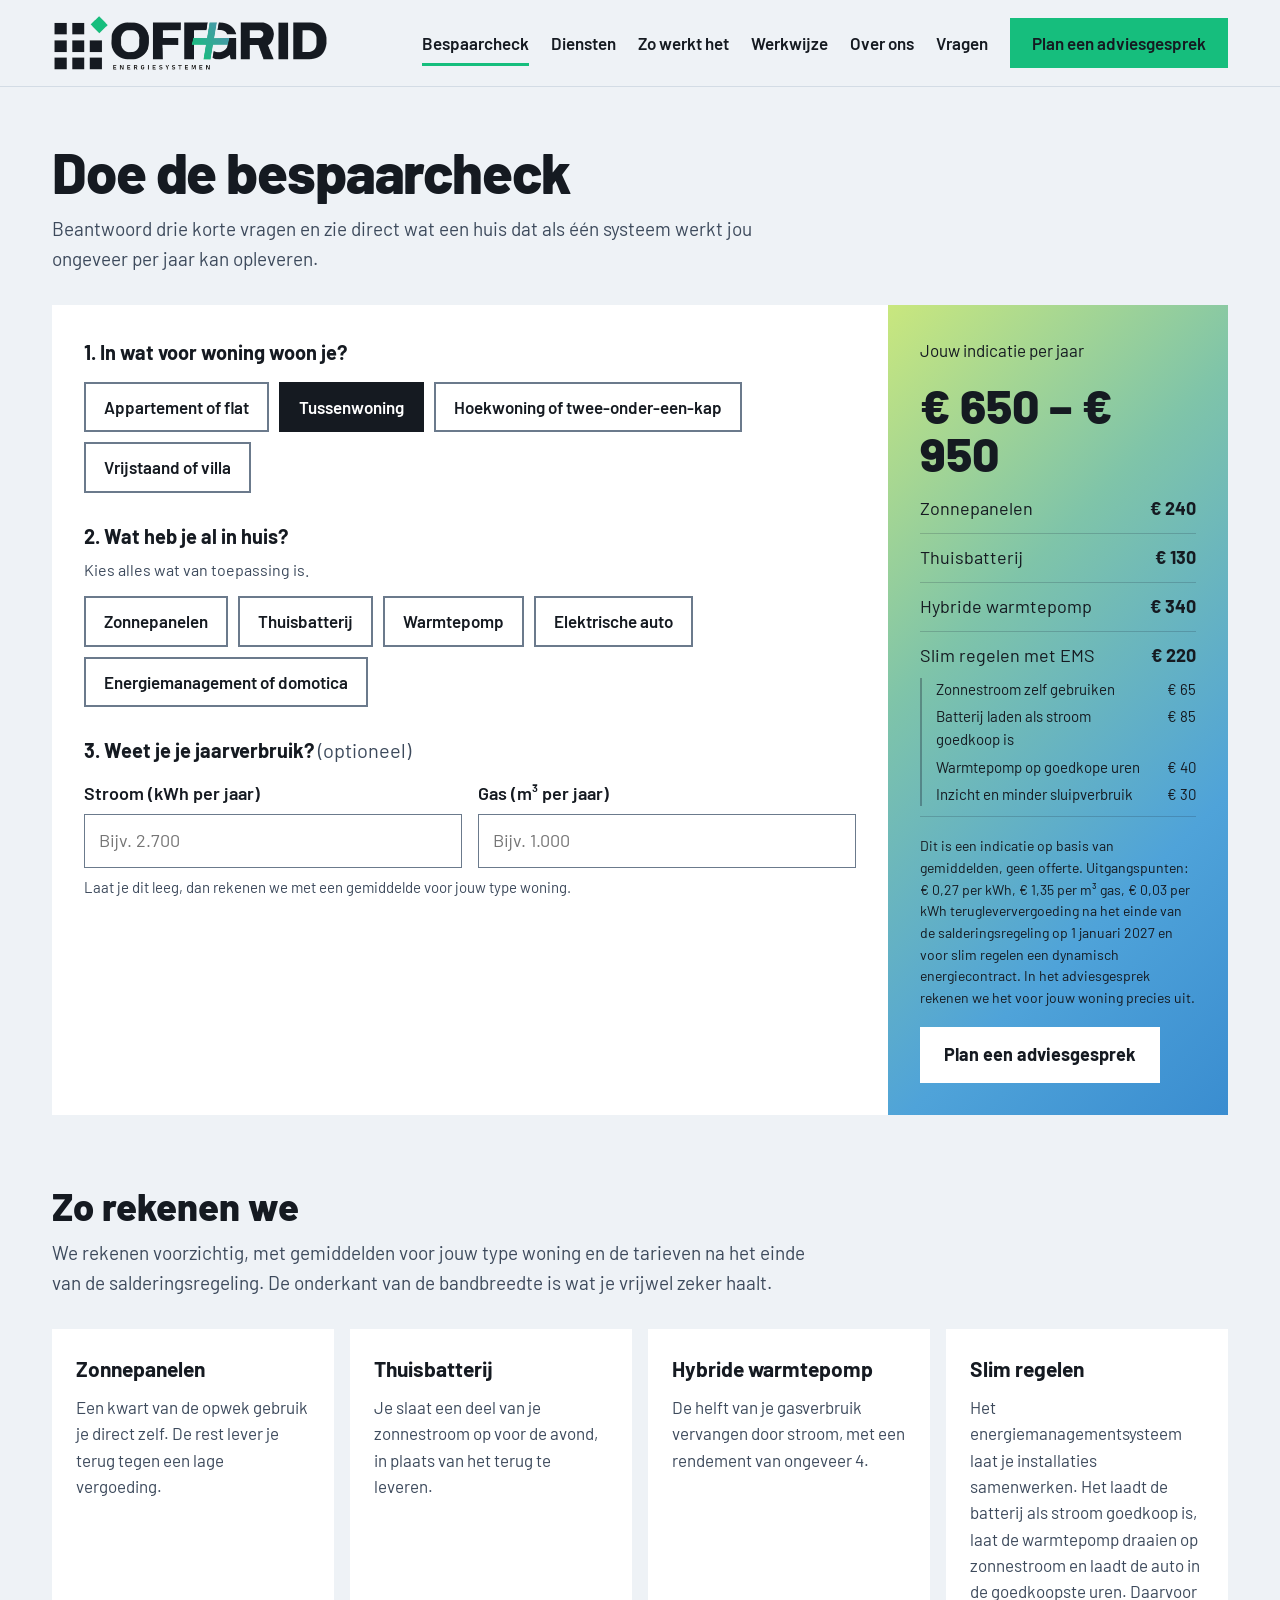
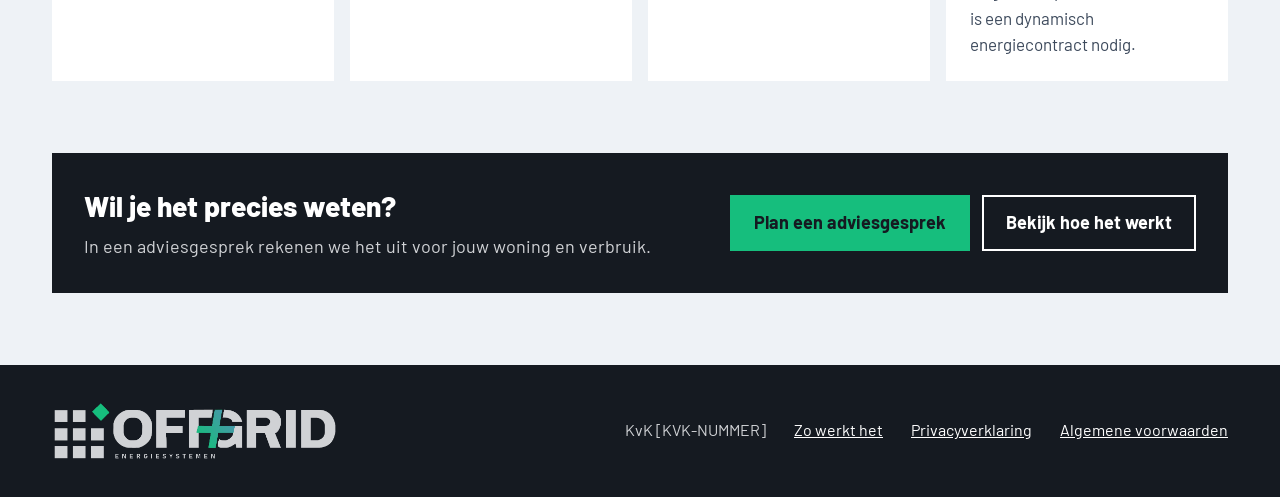
<file: bespaarcheck.html>
<!doctype html>
<html lang="nl" class="no-js">
<head>
<meta charset="utf-8">
<meta name="viewport" content="width=device-width, initial-scale=1">
<title>Bespaarcheck: bereken je energiebesparing | Off-grid</title>
<meta name="description" content="Bereken in drie vragen wat zonnepanelen, een thuisbatterij, een hybride warmtepomp en slim regelen jou per jaar kunnen opleveren.">
<link rel="canonical" href="https://www.offgridenergiesystemen.nl/bespaarcheck.html">
<meta name="robots" content="index, follow">
<meta property="og:type" content="website">
<meta property="og:locale" content="nl_NL">
<meta property="og:site_name" content="Off-grid Energiesystemen">
<meta property="og:title" content="Bespaarcheck: bereken je energiebesparing | Off-grid">
<meta property="og:description" content="Bereken in drie vragen wat zonnepanelen, een thuisbatterij, een hybride warmtepomp en slim regelen jou per jaar kunnen opleveren.">
<meta property="og:url" content="https://www.offgridenergiesystemen.nl/bespaarcheck.html">
<meta property="og:image" content="https://www.offgridenergiesystemen.nl/assets/images/og-image.jpg">
<meta property="og:image:width" content="1200">
<meta property="og:image:height" content="630">
<meta property="og:image:alt" content="Off-grid Energiesystemen – Je huis als één werkend systeem">
<meta name="twitter:card" content="summary_large_image">
<meta name="theme-color" content="#151A21">
<link rel="icon" href="assets/images/favicon.svg" type="image/svg+xml">
<script>document.documentElement.className = document.documentElement.className.replace('no-js', 'js');</script>
<link rel="preload" href="assets/fonts/barlow-regular.woff2" as="font" type="font/woff2" crossorigin>
<link rel="preload" href="assets/fonts/barlow-extrabold.woff2" as="font" type="font/woff2" crossorigin>
<link rel="stylesheet" href="assets/css/style.css?v=202610091215">
<script src="assets/js/main.js?v=202610091215" defer></script>
</head>
<body>
<div class="og-root" style="font-family: 'Barlow', 'DIN Alternate', 'Helvetica Neue', sans-serif; color: #151A21; background: #EEF2F6; font-size: 18px; line-height: 1.55">

<header style="position: sticky; top: 0; z-index: 20; background: #EEF2F6; border-bottom: 1px solid #D3DCE5">
<div class="og-hdr-row" style="max-width: 1240px; margin: 0 auto; padding: 14px var(--gutter); display: flex; flex-wrap: wrap; align-items: center; justify-content: space-between; gap: 16px">
<a href="index.html" aria-label="Off-grid Energiesystemen, naar de homepage" style="display: block; line-height: 0">
<img src="assets/images/logo-licht.png" class="og-hdr-logo" alt="Off-grid Energiesystemen" style="height: 58px; width: auto">
</a>
<nav class="og-nav" aria-label="Hoofdmenu" style="display: flex; flex-wrap: wrap; align-items: center; gap: 8px 22px; font-weight: 600; font-size: 17px">
<a class="og-navlink" href="bespaarcheck.html" aria-current="page" style="text-decoration: none; padding: 10px 0; box-shadow: inset 0 -3px 0 #16BE7D">Bespaarcheck</a>
<a class="og-navlink" href="index.html#diensten" style="text-decoration: none; padding: 10px 0">Diensten</a>
<a class="og-navlink" href="systeem.html" style="text-decoration: none; padding: 10px 0">Zo werkt het</a>
<a class="og-navlink" href="index.html#werkwijze" style="text-decoration: none; padding: 10px 0">Werkwijze</a>
<a class="og-navlink" href="index.html#over-ons" style="text-decoration: none; padding: 10px 0">Over ons</a>
<a class="og-navlink" href="index.html#vragen" style="text-decoration: none; padding: 10px 0">Vragen</a>
<a class="og-btn og-hdr-cta" href="index.html#contact" style="text-decoration: none; padding: 12px 22px; background: #16BE7D; color: #151A21"><span class="og-lg">Plan een adviesgesprek</span><span class="og-sm">Adviesgesprek</span></a>
<button type="button" class="og-burger" aria-controls="og-mobile-menu" aria-expanded="false" aria-label="Menu openen" style="width: 48px; height: 48px; padding: 0; align-items: center; justify-content: center; cursor: pointer; background: transparent; color: #151A21; border: 2px solid #151A21"><svg width="24" height="24" viewBox="0 0 24 24" fill="none" stroke="currentColor" stroke-width="2.5" stroke-linecap="round" aria-hidden="true"><path d="M4 7h16M4 12h16M4 17h16"></path></svg></button>
</nav>
</div>
<nav id="og-mobile-menu" hidden class="og-mnav" aria-label="Mobiel menu" style="background: #EEF2F6; max-height: calc(100vh - 80px); overflow-y: auto; box-shadow: 0 12px 24px rgba(21,26,33,0.12)">
<a href="index.html#besparen" style="display: block; padding: 14px var(--gutter); font-size: 19px; font-weight: 600; text-decoration: none; border-top: 1px solid #D3DCE5">Zo ga je besparen</a>
<a href="bespaarcheck.html" aria-current="page" style="display: block; padding: 14px var(--gutter); font-size: 19px; font-weight: 600; text-decoration: none; border-top: 1px solid #D3DCE5; color: #1A6E9E">Bespaarcheck</a>
<a href="systeem.html" style="display: block; padding: 14px var(--gutter); font-size: 19px; font-weight: 600; text-decoration: none; border-top: 1px solid #D3DCE5">Zo werkt het</a>
<a href="index.html#diensten" style="display: block; padding: 14px var(--gutter); font-size: 19px; font-weight: 600; text-decoration: none; border-top: 1px solid #D3DCE5">Diensten</a>
<a href="index.html#werkwijze" style="display: block; padding: 14px var(--gutter); font-size: 19px; font-weight: 600; text-decoration: none; border-top: 1px solid #D3DCE5">Werkwijze</a>
<a href="index.html#normen" style="display: block; padding: 14px var(--gutter); font-size: 19px; font-weight: 600; text-decoration: none; border-top: 1px solid #D3DCE5">Veiligheid en normen</a>
<a href="index.html#over-ons" style="display: block; padding: 14px var(--gutter); font-size: 19px; font-weight: 600; text-decoration: none; border-top: 1px solid #D3DCE5">Over ons</a>
<a href="index.html#vragen" style="display: block; padding: 14px var(--gutter); font-size: 19px; font-weight: 600; text-decoration: none; border-top: 1px solid #D3DCE5">Veelgestelde vragen</a>
<a href="index.html#contact" style="display: block; padding: 14px var(--gutter); font-size: 19px; font-weight: 600; text-decoration: none; border-top: 1px solid #D3DCE5">Contact</a>
</nav>
</header>

<main>
<section id="bespaarcheck" style="max-width: 1240px; margin: 0 auto; padding: 56px var(--gutter) 0">
<h1 style="margin: 0; font-size: clamp(36px, 4.6vw, 56px); line-height: 1.02; font-weight: 800; letter-spacing: -0.02em">Doe de bespaarcheck</h1>
<p style="margin: 14px 0 0; font-size: 19px; color: #3D4A5C; max-width: 40em">Beantwoord drie korte vragen en zie direct wat een huis dat als één systeem werkt jou ongeveer per jaar kan opleveren.</p>
<div style="margin-top: 32px; display: flex; flex-wrap: wrap; background: #FFFFFF">
<div style="flex: 999 1 520px; min-width: 0; padding: 32px; display: flex; flex-direction: column; gap: 28px">
<fieldset style="margin: 0; padding: 0; border: 0; min-width: 0">
<legend style="padding: 0; font-size: 20px; font-weight: 700">1. In wat voor woning woon je?</legend>
<div style="margin-top: 14px; display: flex; flex-wrap: wrap; gap: 10px">
<button type="button" class="bc-opt" data-type="flat" aria-pressed="false" style="font: inherit; font-weight: 600; font-size: 17px; min-height: 48px; padding: 10px 18px; cursor: pointer; background: #FFFFFF; color: #151A21; border: 2px solid #6B7A8C">Appartement of flat</button>
<button type="button" class="bc-opt" data-type="tussen" aria-pressed="true" style="font: inherit; font-weight: 600; font-size: 17px; min-height: 48px; padding: 10px 18px; cursor: pointer; background: #FFFFFF; color: #151A21; border: 2px solid #6B7A8C">Tussenwoning</button>
<button type="button" class="bc-opt" data-type="hoek" aria-pressed="false" style="font: inherit; font-weight: 600; font-size: 17px; min-height: 48px; padding: 10px 18px; cursor: pointer; background: #FFFFFF; color: #151A21; border: 2px solid #6B7A8C">Hoekwoning of twee-onder-een-kap</button>
<button type="button" class="bc-opt" data-type="vrij" aria-pressed="false" style="font: inherit; font-weight: 600; font-size: 17px; min-height: 48px; padding: 10px 18px; cursor: pointer; background: #FFFFFF; color: #151A21; border: 2px solid #6B7A8C">Vrijstaand of villa</button>
</div>
</fieldset>
<fieldset style="margin: 0; padding: 0; border: 0; min-width: 0">
<legend style="padding: 0; font-size: 20px; font-weight: 700">2. Wat heb je al in huis?</legend>
<p style="margin: 6px 0 0; color: #3D4A5C; font-size: 16px">Kies alles wat van toepassing is.</p>
<div style="margin-top: 14px; display: flex; flex-wrap: wrap; gap: 10px">
<button type="button" class="bc-opt" data-feat="pv" aria-pressed="false" style="font: inherit; font-weight: 600; font-size: 17px; min-height: 48px; padding: 10px 18px; cursor: pointer; background: #FFFFFF; color: #151A21; border: 2px solid #6B7A8C">Zonnepanelen</button>
<button type="button" class="bc-opt" data-feat="bat" aria-pressed="false" style="font: inherit; font-weight: 600; font-size: 17px; min-height: 48px; padding: 10px 18px; cursor: pointer; background: #FFFFFF; color: #151A21; border: 2px solid #6B7A8C">Thuisbatterij</button>
<button type="button" class="bc-opt" data-feat="wp" aria-pressed="false" style="font: inherit; font-weight: 600; font-size: 17px; min-height: 48px; padding: 10px 18px; cursor: pointer; background: #FFFFFF; color: #151A21; border: 2px solid #6B7A8C">Warmtepomp</button>
<button type="button" class="bc-opt" data-feat="ev" aria-pressed="false" style="font: inherit; font-weight: 600; font-size: 17px; min-height: 48px; padding: 10px 18px; cursor: pointer; background: #FFFFFF; color: #151A21; border: 2px solid #6B7A8C">Elektrische auto</button>
<button type="button" class="bc-opt" data-feat="ems" aria-pressed="false" style="font: inherit; font-weight: 600; font-size: 17px; min-height: 48px; padding: 10px 18px; cursor: pointer; background: #FFFFFF; color: #151A21; border: 2px solid #6B7A8C">Energiemanagement of domotica</button>
</div>
</fieldset>
<fieldset style="margin: 0; padding: 0; border: 0; min-width: 0">
<legend style="padding: 0; font-size: 20px; font-weight: 700">3. Weet je je jaarverbruik? <span style="font-weight: 400; color: #3D4A5C">(optioneel)</span></legend>
<div style="margin-top: 14px; display: grid; grid-template-columns: repeat(auto-fit, minmax(min(200px, 100%), 1fr)); gap: 16px">
<div style="display: flex; flex-direction: column; gap: 6px">
<label for="bc-kwh" style="font-weight: 600">Stroom (kWh per jaar)</label>
<input id="bc-kwh" type="number" inputmode="numeric" min="0" step="100" placeholder="Bijv. 2.700" style="font: inherit; padding: 12px 14px; border: 1px solid #6B7A8C; background: #FFFFFF; min-height: 48px; box-sizing: border-box">
</div>
<div style="display: flex; flex-direction: column; gap: 6px">
<label for="bc-gas" style="font-weight: 600">Gas (m³ per jaar)</label>
<input id="bc-gas" type="number" inputmode="numeric" min="0" step="50" placeholder="Bijv. 1.000" style="font: inherit; padding: 12px 14px; border: 1px solid #6B7A8C; background: #FFFFFF; min-height: 48px; box-sizing: border-box">
</div>
</div>
<p style="margin: 8px 0 0; color: #3D4A5C; font-size: 15px">Laat je dit leeg, dan rekenen we met een gemiddelde voor jouw type woning.</p>
</fieldset>
</div>
<div aria-live="polite" style="flex: 1 1 340px; min-width: 0; background: linear-gradient(135deg, #C9E77E 0%, #7FC4A9 35%, #4FA3D9 72%, #3A8DD0 100%); color: #151A21; padding: 32px; display: flex; flex-direction: column; gap: 18px">
<p style="margin: 0; font-size: 17px; color: #151A21">Jouw indicatie per jaar</p>
<p id="bc-range" style="margin: 0; font-size: clamp(36px, 4vw, 48px); line-height: 1; font-weight: 800; color: #151A21">&nbsp;</p>
<ul id="bc-lines" style="list-style: none; margin: 0; padding: 0; display: flex; flex-direction: column; gap: 10px"></ul>
<p id="bc-empty" hidden style="margin: 0; color: #151A21">Je hebt al veel in huis. De winst zit nu in de afstemming en het onderhoud van je installaties. In een adviesgesprek kijken we waar nog ruimte zit.</p>
<p style="margin: 0; font-size: 14px; color: #151A21">Dit is een indicatie op basis van gemiddelden, geen offerte. Uitgangspunten: <span id="bc-assump"></span>. In het adviesgesprek rekenen we het voor jouw woning precies uit.</p>
<a class="og-btn" href="index.html#contact" style="align-self: flex-start; text-decoration: none; font-weight: 700; padding: 14px 24px; background: #FFFFFF; color: #151A21">Plan een adviesgesprek</a>
</div>
</div>
</section>

<section id="uitgangspunten" style="max-width: 1240px; margin: 0 auto; padding: 72px var(--gutter) 0">
<h2 style="margin: 0; font-size: clamp(28px, 3vw, 38px); line-height: 1.05; font-weight: 800">Zo rekenen we</h2>
<p style="margin: 12px 0 0; font-size: 19px; color: #3D4A5C; max-width: 40em">We rekenen voorzichtig, met gemiddelden voor jouw type woning en de tarieven na het einde van de salderingsregeling. De onderkant van de bandbreedte is wat je vrijwel zeker haalt.</p>
<div style="margin-top: 32px; display: grid; grid-template-columns: repeat(auto-fit, minmax(min(280px, 100%), 1fr)); gap: 16px">
<div style="background: #FFFFFF; padding: 24px">
<h3 style="margin: 0; font-size: 21px; font-weight: 700">Zonnepanelen</h3>
<p style="margin: 8px 0 0; color: #3D4A5C; font-size: 17px">Een kwart van de opwek gebruik je direct zelf. De rest lever je terug tegen een lage vergoeding.</p>
</div>
<div style="background: #FFFFFF; padding: 24px">
<h3 style="margin: 0; font-size: 21px; font-weight: 700">Thuisbatterij</h3>
<p style="margin: 8px 0 0; color: #3D4A5C; font-size: 17px">Je slaat een deel van je zonnestroom op voor de avond, in plaats van het terug te leveren.</p>
</div>
<div style="background: #FFFFFF; padding: 24px">
<h3 style="margin: 0; font-size: 21px; font-weight: 700">Hybride warmtepomp</h3>
<p style="margin: 8px 0 0; color: #3D4A5C; font-size: 17px">De helft van je gasverbruik vervangen door stroom, met een rendement van ongeveer 4.</p>
</div>
<div style="background: #FFFFFF; padding: 24px">
<h3 style="margin: 0; font-size: 21px; font-weight: 700">Slim regelen</h3>
<p style="margin: 8px 0 0; color: #3D4A5C; font-size: 17px">Het energiemanagementsysteem laat je installaties samenwerken. Het laadt de batterij als stroom goedkoop is, laat de warmtepomp draaien op zonnestroom en laadt de auto in de goedkoopste uren. Daarvoor is een dynamisch energiecontract nodig.</p>
</div>
</div>
</section>

<section style="max-width: 1240px; margin: 0 auto; padding: 72px var(--gutter)">
<div style="background: #151A21; color: #FFFFFF; padding: 32px; display: flex; flex-wrap: wrap; align-items: center; justify-content: space-between; gap: 16px 32px">
<div><h2 style="margin: 0; font-size: 28px; font-weight: 800">Wil je het precies weten?</h2><p style="margin: 4px 0 0; color: #D0D2D5">In een adviesgesprek rekenen we het uit voor jouw woning en verbruik.</p></div>
<div style="display: flex; flex-wrap: wrap; gap: 12px">
<a class="og-btn" href="index.html#contact" style="text-decoration: none; padding: 14px 24px; background: #16BE7D; color: #151A21; font-weight: 700">Plan een adviesgesprek</a>
<a class="og-btn" href="systeem.html" style="text-decoration: none; padding: 12px 22px; border: 2px solid #FFFFFF; color: #FFFFFF; font-weight: 700">Bekijk hoe het werkt</a>
</div>
</div>
</section>

</main>

<footer style="background: #151A21; color: #D0D2D5">
<div style="max-width: 1240px; margin: 0 auto; padding: 36px var(--gutter); display: flex; flex-wrap: wrap; align-items: center; justify-content: space-between; gap: 32px">
<img src="assets/images/logo-donker.png" alt="Off-grid Energiesystemen" style="height: 60px; width: auto">
<div style="display: flex; flex-wrap: wrap; gap: 8px 28px; font-size: 16px">
<span>KvK [KVK-NUMMER]</span>
<a href="systeem.html" style="color: #FFFFFF">Zo werkt het</a>
<a href="#" style="color: #FFFFFF">Privacyverklaring</a>
<a href="#" style="color: #FFFFFF">Algemene voorwaarden</a>
</div>
</div>
</footer>

</div>
</body>
</html>
</file>
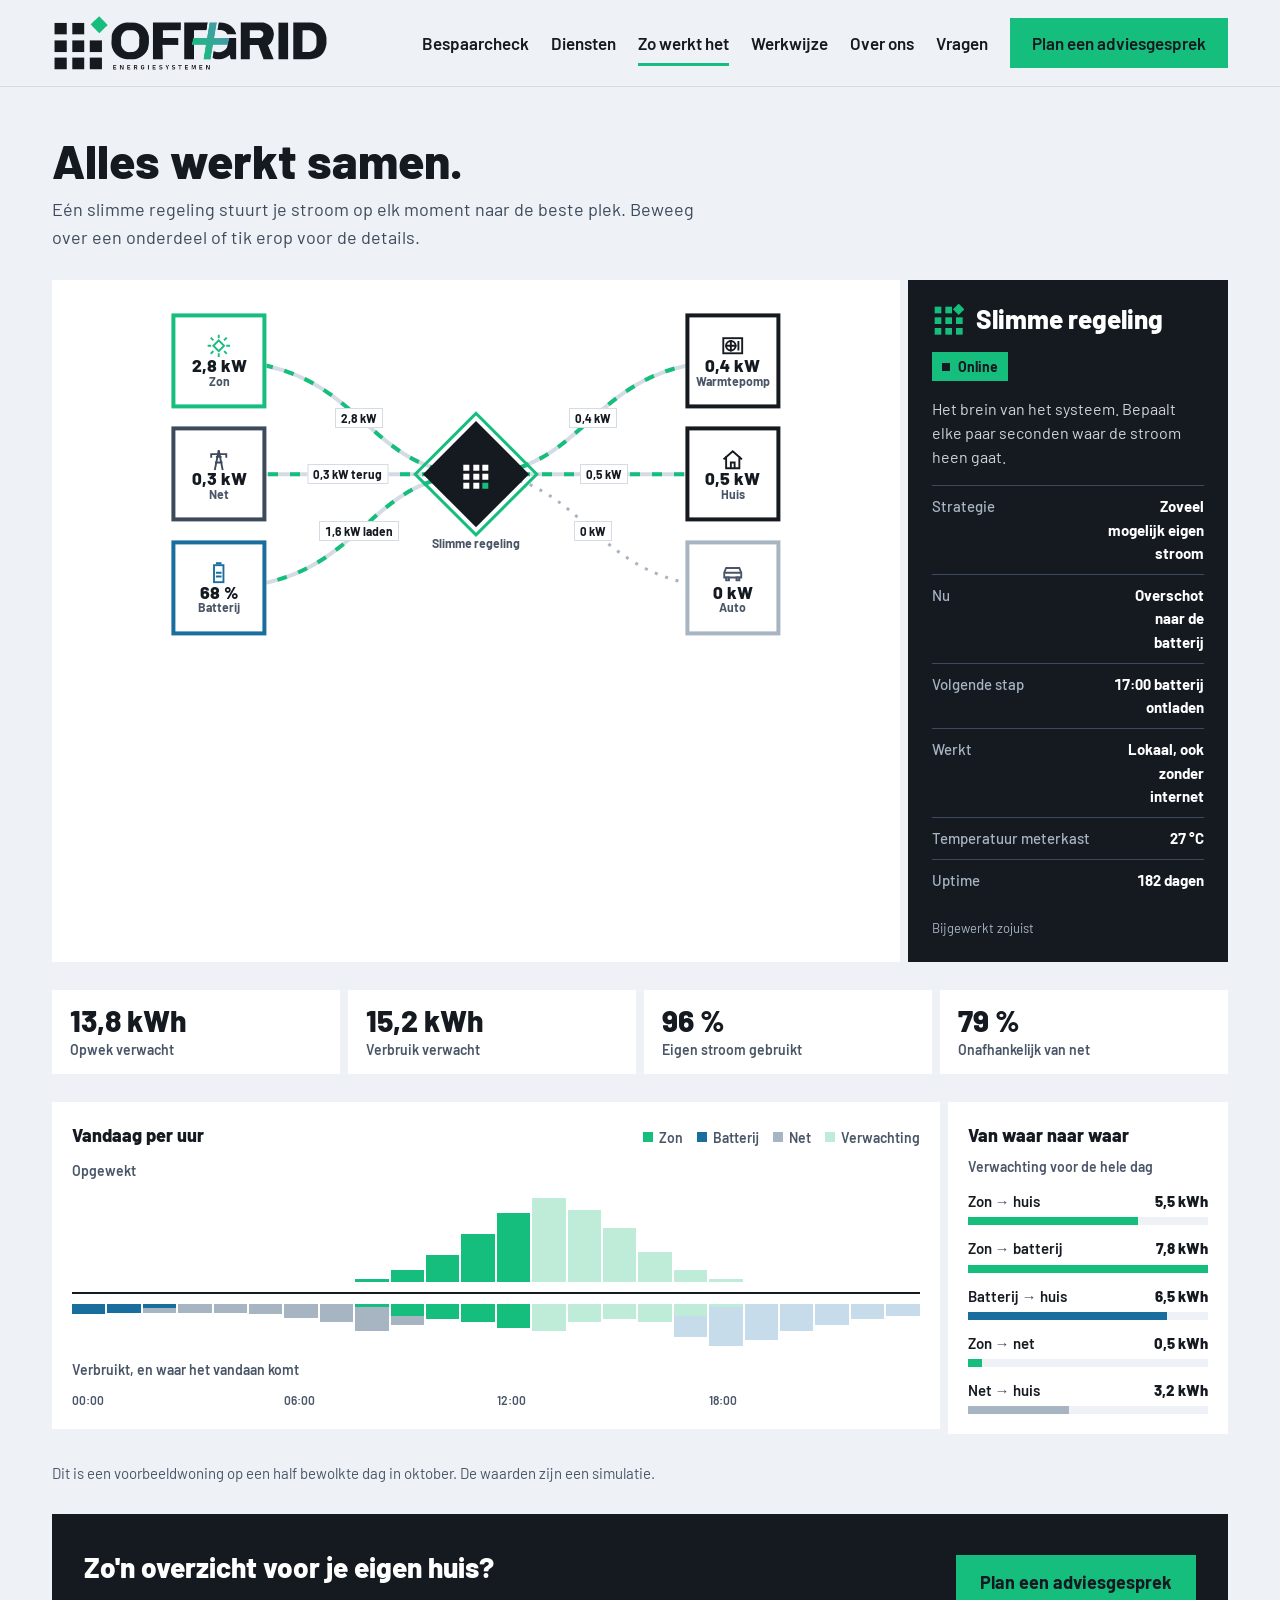
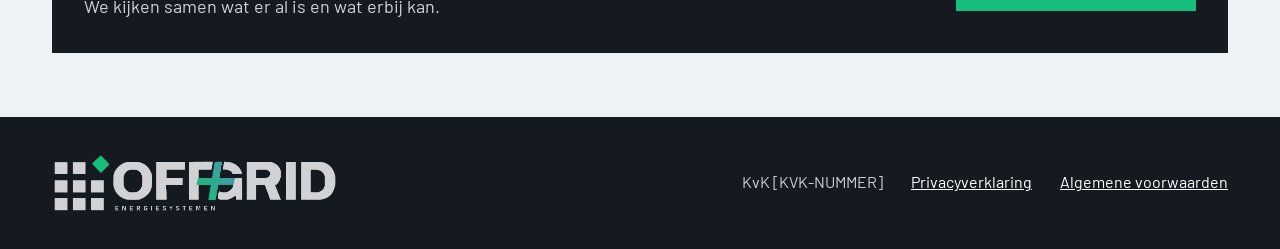
<file: systeem.html>
<!doctype html>
<html lang="nl" class="no-js">
<head>
<meta charset="utf-8">
<meta name="viewport" content="width=device-width, initial-scale=1">
<title>Zo werkt een slim energiesysteem thuis | Off-grid</title>
<meta name="description" content="Zie hoe zonnepanelen, thuisbatterij, warmtepomp en laadpaal samenwerken als één systeem, aangestuurd door een slimme regeling. Interactief voorbeeld.">
<link rel="canonical" href="https://www.offgridenergiesystemen.nl/systeem.html">
<meta name="robots" content="index, follow">
<meta property="og:type" content="website">
<meta property="og:locale" content="nl_NL">
<meta property="og:site_name" content="Off-grid Energiesystemen">
<meta property="og:title" content="Zo werkt een slim energiesysteem thuis | Off-grid">
<meta property="og:description" content="Zie hoe zonnepanelen, thuisbatterij, warmtepomp en laadpaal samenwerken als één systeem, aangestuurd door een slimme regeling. Interactief voorbeeld.">
<meta property="og:url" content="https://www.offgridenergiesystemen.nl/systeem.html">
<meta property="og:image" content="https://www.offgridenergiesystemen.nl/assets/images/og-image.jpg">
<meta property="og:image:width" content="1200">
<meta property="og:image:height" content="630">
<meta property="og:image:alt" content="Off-grid Energiesystemen – Je huis als één werkend systeem">
<meta name="twitter:card" content="summary_large_image">
<meta name="theme-color" content="#151A21">
<link rel="icon" href="assets/images/favicon.svg" type="image/svg+xml">
<script>document.documentElement.className = document.documentElement.className.replace('no-js', 'js');</script>
<link rel="preload" href="assets/fonts/barlow-regular.woff2" as="font" type="font/woff2" crossorigin>
<link rel="preload" href="assets/fonts/barlow-extrabold.woff2" as="font" type="font/woff2" crossorigin>
<link rel="stylesheet" href="assets/css/style.css?v=202610091215">
<style>
.og-demo{max-width: 1240px; margin: 0 auto; padding: 48px var(--gutter) 64px; display: flex; flex-direction: column; gap: 28px}
.og-card{background: #FFFFFF; padding: 20px; display: flex; flex-direction: column; min-width: 0}
.og-h3{margin: 0; font-size: 18px; font-weight: 800}
.og-small{font-size: 14px; font-weight: 600; color: #4A5668}
.og-key{display: inline-flex; align-items: center; gap: 6px; font-size: 14px; font-weight: 600; color: #4A5668}
.og-key>span{width: 10px; height: 10px}
.og-g24{display: grid; grid-template-columns: repeat(24, minmax(0, 1fr)); gap: 2px}
.og-c{display: flex} .og-c>span{display: block; width: 100%}
.og-tiles{display: grid; grid-template-columns: repeat(auto-fit, minmax(160px, 1fr)); gap: 8px}
.og-tile{background: #FFFFFF; padding: 14px 18px; display: flex; flex-direction: column; gap: 2px}
.og-tv{font-size: 30px; font-weight: 800; line-height: 1.1}

/* systeem: schema + detailpaneel */
.og-sys{display: flex; flex-wrap: wrap; gap: 8px; align-items: stretch}
.og-sys-schema{flex: 999 1 560px; min-width: 0; background: #FFFFFF; padding: 28px 20px 40px}
.og-sys-panel{flex: 1 1 320px; min-width: 0; background: #151A21; color: #FFFFFF; padding: 24px; display: flex; flex-direction: column; gap: 16px}
.og-pf{container-type: inline-size; max-width: 680px; margin: 0 auto}
.og-box{position: relative; aspect-ratio: 900/440}
.og-lines{position: absolute; inset: 0; width: 100%; height: 100%; overflow: visible}
.og-lines g{transition: opacity .25s ease}
.og-box.has-sel .og-lines g:not(.on){opacity: .25}
.og-n{position: absolute; translate: -50% -50%; display: flex; flex-direction: column; align-items: center}
.og-sq{font: inherit; cursor: pointer; width: 14cqw; aspect-ratio: 1; box-sizing: border-box; border: 4px solid; background: #FFFFFF; display: flex; flex-direction: column; align-items: center; justify-content: center; gap: 4%; padding: 0; transition: transform .2s ease, box-shadow .2s ease}
.og-sq:hover,.og-sq[aria-pressed="true"]{transform: translateY(-3px); box-shadow: 0 10px 24px rgba(28,37,55,.16)}
.og-sq[aria-pressed="true"]{outline: 3px solid #16BE7D; outline-offset: 3px}
.og-i{width: 26%; height: auto}
.og-v{font-size: clamp(12px, 2.6cqw, 18px); font-weight: 800; line-height: 1; white-space: nowrap; color: #151A21; font-variant-numeric: tabular-nums}
.og-l{font-size: clamp(10px, 1.8cqw, 13px); font-weight: 700; color: #4A5668; white-space: nowrap; line-height: 1}
.og-tag{position: absolute; translate: -50% -50%; background: #FFFFFF; border: 1px solid #D3DCE5; padding: 1px 5px; font-size: 12px; line-height: 16px; font-weight: 700; white-space: nowrap; color: #151A21; font-variant-numeric: tabular-nums; pointer-events: none}
.og-hub{cursor: pointer; width: 11cqw; aspect-ratio: 1; background: #151A21; border: 0; padding: 0; transform: rotate(45deg); display: flex; align-items: center; justify-content: center; transition: box-shadow .2s ease}
.og-hub[aria-pressed="true"]{outline: 3px solid #16BE7D; outline-offset: 4px}
.og-hub-in{transform: rotate(-45deg); display: grid; grid-template-columns: repeat(3, 1fr); gap: 12%; width: 34%}
.og-hublabel{position: absolute; top: 100%; margin-top: 30%; font-size: clamp(10px, 1.8cqw, 13px); font-weight: 700; color: #4A5668; white-space: nowrap}
@keyframes og-dia2{0%,100%{transform: rotate(45deg) scale(1)}50%{transform: rotate(45deg) scale(1.18)}}
.og-dia{animation: og-dia2 3.2s ease-in-out infinite}
@container (max-width: 560px){.og-box{aspect-ratio: 4/5}.og-sq{width: 22cqw; border-width: 3px}.og-hub{width: 16cqw}.og-v{font-size: 4cqw}.og-l,.og-hublabel{font-size: 3cqw}.og-tag{font-size: 11px; padding: 0 4px}.og-tx{display: none}}

.og-ph{display: flex; align-items: center; gap: 12px}
.og-ph .og-i{width: 32px; color: #16BE7D}
.og-pt{margin: 0; font-size: 26px; font-weight: 800; line-height: 1.1}
.og-status{display: inline-flex; align-items: center; gap: 8px; font-size: 14px; font-weight: 700; color: #151A21; background: #16BE7D; padding: 4px 10px; align-self: flex-start}
.og-status::before{content: ""; width: 8px; height: 8px; background: #151A21; animation: og-pulse 2.4s ease-in-out infinite}
.og-role{margin: 0; color: #D0D2D5; font-size: 16px; line-height: 1.5}
.og-dl{margin: 0; display: grid; grid-template-columns: auto 1fr; gap: 0}
.og-dl dt,.og-dl dd{margin: 0; padding: 9px 0; border-top: 1px solid #3D4A5C; font-size: 15px}
.og-dl dt{color: #A7B4C2; font-weight: 500; padding-right: 16px}
.og-dl dd{text-align: right; font-weight: 700; font-variant-numeric: tabular-nums}
.og-upd{font-size: 13px; color: #A7B4C2; margin-top: auto}
.og-hint{font-size: 15px; color: #4A5668; margin: 0}
.og-cta{background: #151A21; color: #FFFFFF}
@media (prefers-reduced-motion: reduce){.og-sq,.og-lines g{transition: none}}
</style>
<script src="assets/js/main.js?v=202610091215" defer></script>
</head>
<body>
<div class="og-root" style="font-family: 'Barlow', 'DIN Alternate', 'Helvetica Neue', sans-serif; color: #151A21; background: #EEF2F6; font-size: 18px; line-height: 1.55">

<header style="position: sticky; top: 0; z-index: 20; background: #EEF2F6; border-bottom: 1px solid #D3DCE5">
<div class="og-hdr-row" style="max-width: 1240px; margin: 0 auto; padding: 14px var(--gutter); display: flex; flex-wrap: wrap; align-items: center; justify-content: space-between; gap: 16px">
<a href="index.html" aria-label="Off-grid Energiesystemen, naar de homepage" style="display: block; line-height: 0">
<img src="assets/images/logo-licht.png" class="og-hdr-logo" alt="Off-grid Energiesystemen" style="height: 58px; width: auto">
</a>
<nav class="og-nav" aria-label="Hoofdmenu" style="display: flex; flex-wrap: wrap; align-items: center; gap: 8px 22px; font-weight: 600; font-size: 17px">
<a class="og-navlink" href="bespaarcheck.html" style="text-decoration: none; padding: 10px 0">Bespaarcheck</a>
<a class="og-navlink" href="index.html#diensten" style="text-decoration: none; padding: 10px 0">Diensten</a>
<a class="og-navlink" href="systeem.html" aria-current="page" style="text-decoration: none; padding: 10px 0; box-shadow: inset 0 -3px 0 #16BE7D">Zo werkt het</a>
<a class="og-navlink" href="index.html#werkwijze" style="text-decoration: none; padding: 10px 0">Werkwijze</a>
<a class="og-navlink" href="index.html#over-ons" style="text-decoration: none; padding: 10px 0">Over ons</a>
<a class="og-navlink" href="index.html#vragen" style="text-decoration: none; padding: 10px 0">Vragen</a>
<a class="og-btn og-hdr-cta" href="index.html#contact" style="text-decoration: none; padding: 12px 22px; background: #16BE7D; color: #151A21"><span class="og-lg">Plan een adviesgesprek</span><span class="og-sm">Adviesgesprek</span></a>
<button type="button" class="og-burger" aria-controls="og-mobile-menu" aria-expanded="false" aria-label="Menu openen" style="width: 48px; height: 48px; padding: 0; align-items: center; justify-content: center; cursor: pointer; background: transparent; color: #151A21; border: 2px solid #151A21"><svg width="24" height="24" viewBox="0 0 24 24" fill="none" stroke="currentColor" stroke-width="2.5" stroke-linecap="round" aria-hidden="true"><path d="M4 7h16M4 12h16M4 17h16"></path></svg></button>
</nav>
</div>
<nav id="og-mobile-menu" hidden class="og-mnav" aria-label="Mobiel menu" style="background: #EEF2F6; max-height: calc(100vh - 80px); overflow-y: auto; box-shadow: 0 12px 24px rgba(21,26,33,0.12)">
<a href="index.html#besparen" style="display: block; padding: 14px var(--gutter); font-size: 19px; font-weight: 600; text-decoration: none; border-top: 1px solid #D3DCE5">Zo ga je besparen</a>
<a href="bespaarcheck.html" style="display: block; padding: 14px var(--gutter); font-size: 19px; font-weight: 600; text-decoration: none; border-top: 1px solid #D3DCE5">Bespaarcheck</a>
<a href="systeem.html" aria-current="page" style="display: block; padding: 14px var(--gutter); font-size: 19px; font-weight: 600; text-decoration: none; border-top: 1px solid #D3DCE5; color: #1A6E9E">Zo werkt het</a>
<a href="index.html#diensten" style="display: block; padding: 14px var(--gutter); font-size: 19px; font-weight: 600; text-decoration: none; border-top: 1px solid #D3DCE5">Diensten</a>
<a href="index.html#werkwijze" style="display: block; padding: 14px var(--gutter); font-size: 19px; font-weight: 600; text-decoration: none; border-top: 1px solid #D3DCE5">Werkwijze</a>
<a href="index.html#normen" style="display: block; padding: 14px var(--gutter); font-size: 19px; font-weight: 600; text-decoration: none; border-top: 1px solid #D3DCE5">Veiligheid en normen</a>
<a href="index.html#over-ons" style="display: block; padding: 14px var(--gutter); font-size: 19px; font-weight: 600; text-decoration: none; border-top: 1px solid #D3DCE5">Over ons</a>
<a href="index.html#vragen" style="display: block; padding: 14px var(--gutter); font-size: 19px; font-weight: 600; text-decoration: none; border-top: 1px solid #D3DCE5">Veelgestelde vragen</a>
<a href="index.html#contact" style="display: block; padding: 14px var(--gutter); font-size: 19px; font-weight: 600; text-decoration: none; border-top: 1px solid #D3DCE5">Contact</a>
</nav>
</header>

<main class="og-demo">
<div style="max-width: 680px; display: flex; flex-direction: column; gap: 10px">
<h1 style="margin: 0; font-size: clamp(34px, 5vw, 48px); font-weight: 800; line-height: 1.06">Alles werkt samen.</h1>
<p style="margin: 0; color: #3D4A5C">Eén slimme regeling stuurt je stroom op elk moment naar de beste plek. Beweeg over een onderdeel of tik erop voor de details.</p>
</div>

<section class="og-sys" aria-label="Interactief systeemschema">
<div class="og-sys-schema"><div class="og-pf"><div class="og-box"><svg viewBox="0 0 900 440" preserveAspectRatio="none" class="og-lines" fill="none" aria-hidden="true"><g data-line="zon"><path d="M110 70 C300 70 300 220 450 220" stroke="#D3DCE5" stroke-width="4" vector-effect="non-scaling-stroke"></path><path class="og-flow" d="M110 70 C300 70 300 220 450 220" stroke="#16BE7D" stroke-width="4" stroke-dasharray="10 12" vector-effect="non-scaling-stroke"></path></g><g data-line="net"><path d="M450 220 L110 220" stroke="#D3DCE5" stroke-width="4" vector-effect="non-scaling-stroke"></path><path class="og-flow" d="M450 220 L110 220" stroke="#16BE7D" stroke-width="4" stroke-dasharray="10 12" vector-effect="non-scaling-stroke"></path></g><g data-line="bat"><path d="M450 220 C300 220 300 370 110 370" stroke="#D3DCE5" stroke-width="4" vector-effect="non-scaling-stroke"></path><path class="og-flow" d="M450 220 C300 220 300 370 110 370" stroke="#16BE7D" stroke-width="4" stroke-dasharray="10 12" vector-effect="non-scaling-stroke"></path></g><g data-line="wp"><path d="M450 220 C600 220 600 70 790 70" stroke="#D3DCE5" stroke-width="4" vector-effect="non-scaling-stroke"></path><path class="og-flow" d="M450 220 C600 220 600 70 790 70" stroke="#16BE7D" stroke-width="4" stroke-dasharray="10 12" vector-effect="non-scaling-stroke"></path></g><g data-line="huis"><path d="M450 220 L790 220" stroke="#D3DCE5" stroke-width="4" vector-effect="non-scaling-stroke"></path><path class="og-flow" d="M450 220 L790 220" stroke="#16BE7D" stroke-width="4" stroke-dasharray="10 12" vector-effect="non-scaling-stroke"></path></g><g data-line="auto"><path d="M450 220 C600 220 600 370 790 370" stroke="#A7B4C2" stroke-width="3" stroke-dasharray="3 8" vector-effect="non-scaling-stroke"></path></g></svg><span class="og-tag" data-tag="zon" style="left: 32.778%; top: 32.955%">–</span><span class="og-tag" data-tag="net" style="left: 31.111%; top: 50.000%">–</span><span class="og-tag" data-tag="bat" style="left: 32.778%; top: 67.045%">–</span><span class="og-tag" data-tag="wp" style="left: 67.222%; top: 32.955%">–</span><span class="og-tag" data-tag="huis" style="left: 68.889%; top: 50.000%">–</span><span class="og-tag" data-tag="auto" style="left: 67.222%; top: 67.045%">–</span><div class="og-n" style="left: 50%; top: 50%">
<button type="button" class="og-hub" data-node="ems" aria-pressed="true" aria-controls="og-panel" aria-label="Slimme regeling">
<span class="og-hub-in"><span style="aspect-ratio: 1; background: #FFFFFF"></span><span style="aspect-ratio: 1; background: #FFFFFF"></span><span style="aspect-ratio: 1; background: #FFFFFF"></span><span style="aspect-ratio: 1; background: #FFFFFF"></span><span style="aspect-ratio: 1; background: #FFFFFF"></span><span style="aspect-ratio: 1; background: #FFFFFF"></span><span style="aspect-ratio: 1; background: #FFFFFF"></span><span style="aspect-ratio: 1; background: #FFFFFF"></span><span class="og-dia" style="aspect-ratio: 1; background: #16BE7D"></span></span>
</button>
<span class="og-hublabel">Slimme regeling</span>
</div><div class="og-n" style="left: 12.222%; top: 15.909%">
<button type="button" class="og-sq" data-node="zon" aria-pressed="false" aria-controls="og-panel" style="border-color: #16BE7D; color: #16BE7D"><svg class="og-i" viewBox="0 0 24 24" fill="none" stroke="currentColor" stroke-width="2" stroke-linecap="square" aria-hidden="true"><rect x="8" y="8" width="8" height="8" transform="rotate(45 12 12)"></rect><path d="M12 1v2M12 21v2M1 12h2M21 12h2M4.2 4.2l1.4 1.4M18.4 18.4l1.4 1.4M4.2 19.8l1.4-1.4M18.4 5.6l1.4-1.4"></path></svg><span class="og-v" data-val="zon">–</span><span class="og-l">Zon</span></button>
</div><div class="og-n" style="left: 12.222%; top: 50.000%">
<button type="button" class="og-sq" data-node="net" aria-pressed="false" aria-controls="og-panel" style="border-color: #3D4A5C; color: #3D4A5C"><svg class="og-i" viewBox="0 0 24 24" fill="none" stroke="currentColor" stroke-width="2" stroke-linecap="square" aria-hidden="true"><path d="M8 22L12 2l4 20M9 15h6M10 9h4M4 6h16M4 6v3M20 6v3"></path></svg><span class="og-v" data-val="net">–</span><span class="og-l">Net</span></button>
</div><div class="og-n" style="left: 12.222%; top: 84.091%">
<button type="button" class="og-sq" data-node="bat" aria-pressed="false" aria-controls="og-panel" style="border-color: #1A6E9E; color: #1A6E9E"><svg class="og-i" viewBox="0 0 24 24" fill="none" stroke="currentColor" stroke-width="2" stroke-linecap="square" aria-hidden="true"><rect x="7" y="4" width="10" height="18"></rect><path d="M10 2h4M10 16h4M10 12h4"></path></svg><span class="og-v" data-val="bat">–</span><span class="og-l">Batterij</span></button>
</div><div class="og-n" style="left: 87.778%; top: 15.909%">
<button type="button" class="og-sq" data-node="wp" aria-pressed="false" aria-controls="og-panel" style="border-color: #151A21; color: #151A21"><svg class="og-i" viewBox="0 0 24 24" fill="none" stroke="currentColor" stroke-width="2" stroke-linecap="square" aria-hidden="true"><rect x="2" y="4" width="20" height="16"></rect><circle cx="10" cy="12" r="5"></circle><path d="M10 7v10M5 12h10M18 8v8"></path></svg><span class="og-v" data-val="wp">–</span><span class="og-l">Warmtepomp</span></button>
</div><div class="og-n" style="left: 87.778%; top: 50.000%">
<button type="button" class="og-sq" data-node="huis" aria-pressed="false" aria-controls="og-panel" style="border-color: #151A21; color: #151A21"><svg class="og-i" viewBox="0 0 24 24" fill="none" stroke="currentColor" stroke-width="2" stroke-linecap="square" aria-hidden="true"><path d="M3 11L12 3l9 8M5 9v12h14V9M10 21v-6h4v6"></path></svg><span class="og-v" data-val="huis">–</span><span class="og-l">Huis</span></button>
</div><div class="og-n" style="left: 87.778%; top: 84.091%">
<button type="button" class="og-sq" data-node="auto" aria-pressed="false" aria-controls="og-panel" style="border-color: #A7B4C2; color: #4A5668"><svg class="og-i" viewBox="0 0 24 24" fill="none" stroke="currentColor" stroke-width="2" stroke-linecap="square" aria-hidden="true"><path d="M3 17V12l2-5h14l2 5v5H3zM3 12h18"></path><rect x="5" y="17" width="3" height="3"></rect><rect x="16" y="17" width="3" height="3"></rect></svg><span class="og-v" data-val="auto">–</span><span class="og-l">Auto</span></button>
</div></div></div></div>
<aside class="og-sys-panel" id="og-panel" aria-label="Details van het gekozen onderdeel"></aside>
</section>

<div class="og-tiles"><div class="og-tile"><span class="og-tv">13,8 kWh</span><span class="og-small">Opwek verwacht</span></div><div class="og-tile"><span class="og-tv">15,2 kWh</span><span class="og-small">Verbruik verwacht</span></div><div class="og-tile"><span class="og-tv">96 %</span><span class="og-small">Eigen stroom gebruikt</span></div><div class="og-tile"><span class="og-tv">79 %</span><span class="og-small">Onafhankelijk van net</span></div></div>
<div style="display: flex; flex-wrap: wrap; gap: 8px">
<div style="flex: 999 1 460px; min-width: 0; display: flex; flex-direction: column"><div class="og-card" style="gap: 10px">
<div style="display: flex; flex-wrap: wrap; justify-content: space-between; align-items: baseline; gap: 6px 16px">
<h3 class="og-h3">Vandaag per uur</h3>
<span style="display: flex; flex-wrap: wrap; gap: 4px 14px"><span class="og-key"><span style="background: #16BE7D"></span>Zon</span><span class="og-key"><span style="background: #1A6E9E"></span>Batterij</span><span class="og-key"><span style="background: #A7B4C2"></span>Net</span><span class="og-key"><span style="background: #BFEBD9"></span>Verwachting</span></span>
</div>
<span class="og-small">Opgewekt</span>
<div class="og-g24"><div class="og-c" style="height: 90px; align-items: flex-end"><span title="00:00 · zon 0,0 kWh" style="height: 0px; background: #16BE7D"></span></div><div class="og-c" style="height: 90px; align-items: flex-end"><span title="01:00 · zon 0,0 kWh" style="height: 0px; background: #16BE7D"></span></div><div class="og-c" style="height: 90px; align-items: flex-end"><span title="02:00 · zon 0,0 kWh" style="height: 0px; background: #16BE7D"></span></div><div class="og-c" style="height: 90px; align-items: flex-end"><span title="03:00 · zon 0,0 kWh" style="height: 0px; background: #16BE7D"></span></div><div class="og-c" style="height: 90px; align-items: flex-end"><span title="04:00 · zon 0,0 kWh" style="height: 0px; background: #16BE7D"></span></div><div class="og-c" style="height: 90px; align-items: flex-end"><span title="05:00 · zon 0,0 kWh" style="height: 0px; background: #16BE7D"></span></div><div class="og-c" style="height: 90px; align-items: flex-end"><span title="06:00 · zon 0,0 kWh" style="height: 0px; background: #16BE7D"></span></div><div class="og-c" style="height: 90px; align-items: flex-end"><span title="07:00 · zon 0,0 kWh" style="height: 0px; background: #16BE7D"></span></div><div class="og-c" style="height: 90px; align-items: flex-end"><span title="08:00 · zon 0,1 kWh" style="height: 3px; background: #16BE7D"></span></div><div class="og-c" style="height: 90px; align-items: flex-end"><span title="09:00 · zon 0,4 kWh" style="height: 12px; background: #16BE7D"></span></div><div class="og-c" style="height: 90px; align-items: flex-end"><span title="10:00 · zon 0,9 kWh" style="height: 27px; background: #16BE7D"></span></div><div class="og-c" style="height: 90px; align-items: flex-end"><span title="11:00 · zon 1,6 kWh" style="height: 48px; background: #16BE7D"></span></div><div class="og-c" style="height: 90px; align-items: flex-end"><span title="12:00 · zon 2,3 kWh" style="height: 69px; background: #16BE7D"></span></div><div class="og-c" style="height: 90px; align-items: flex-end"><span title="13:00 · zon 2,8 kWh" style="height: 84px; background: #BFEBD9"></span></div><div class="og-c" style="height: 90px; align-items: flex-end"><span title="14:00 · zon 2,4 kWh" style="height: 72px; background: #BFEBD9"></span></div><div class="og-c" style="height: 90px; align-items: flex-end"><span title="15:00 · zon 1,8 kWh" style="height: 54px; background: #BFEBD9"></span></div><div class="og-c" style="height: 90px; align-items: flex-end"><span title="16:00 · zon 1,0 kWh" style="height: 30px; background: #BFEBD9"></span></div><div class="og-c" style="height: 90px; align-items: flex-end"><span title="17:00 · zon 0,4 kWh" style="height: 12px; background: #BFEBD9"></span></div><div class="og-c" style="height: 90px; align-items: flex-end"><span title="18:00 · zon 0,1 kWh" style="height: 3px; background: #BFEBD9"></span></div><div class="og-c" style="height: 90px; align-items: flex-end"><span title="19:00 · zon 0,0 kWh" style="height: 0px; background: #BFEBD9"></span></div><div class="og-c" style="height: 90px; align-items: flex-end"><span title="20:00 · zon 0,0 kWh" style="height: 0px; background: #BFEBD9"></span></div><div class="og-c" style="height: 90px; align-items: flex-end"><span title="21:00 · zon 0,0 kWh" style="height: 0px; background: #BFEBD9"></span></div><div class="og-c" style="height: 90px; align-items: flex-end"><span title="22:00 · zon 0,0 kWh" style="height: 0px; background: #BFEBD9"></span></div><div class="og-c" style="height: 90px; align-items: flex-end"><span title="23:00 · zon 0,0 kWh" style="height: 0px; background: #BFEBD9"></span></div></div>
<div style="height: 2px; background: #151A21"></div>
<div class="og-g24"><div class="og-c" title="00:00 · van zon 0,0, batterij 0,3, net 0,0 kWh" style="height: 45px; flex-direction: column"><span style="height: 0px; background: #16BE7D"></span><span style="height: 10px; background: #1A6E9E"></span><span style="height: 0px; background: #A7B4C2"></span></div><div class="og-c" title="01:00 · van zon 0,0, batterij 0,3, net 0,0 kWh" style="height: 45px; flex-direction: column"><span style="height: 0px; background: #16BE7D"></span><span style="height: 9px; background: #1A6E9E"></span><span style="height: 0px; background: #A7B4C2"></span></div><div class="og-c" title="02:00 · van zon 0,0, batterij 0,1, net 0,2 kWh" style="height: 45px; flex-direction: column"><span style="height: 0px; background: #16BE7D"></span><span style="height: 4px; background: #1A6E9E"></span><span style="height: 5px; background: #A7B4C2"></span></div><div class="og-c" title="03:00 · van zon 0,0, batterij 0,0, net 0,3 kWh" style="height: 45px; flex-direction: column"><span style="height: 0px; background: #16BE7D"></span><span style="height: 0px; background: #1A6E9E"></span><span style="height: 9px; background: #A7B4C2"></span></div><div class="og-c" title="04:00 · van zon 0,0, batterij 0,0, net 0,3 kWh" style="height: 45px; flex-direction: column"><span style="height: 0px; background: #16BE7D"></span><span style="height: 0px; background: #1A6E9E"></span><span style="height: 9px; background: #A7B4C2"></span></div><div class="og-c" title="05:00 · van zon 0,0, batterij 0,0, net 0,3 kWh" style="height: 45px; flex-direction: column"><span style="height: 0px; background: #16BE7D"></span><span style="height: 0px; background: #1A6E9E"></span><span style="height: 10px; background: #A7B4C2"></span></div><div class="og-c" title="06:00 · van zon 0,0, batterij 0,0, net 0,5 kWh" style="height: 45px; flex-direction: column"><span style="height: 0px; background: #16BE7D"></span><span style="height: 0px; background: #1A6E9E"></span><span style="height: 14px; background: #A7B4C2"></span></div><div class="og-c" title="07:00 · van zon 0,0, batterij 0,0, net 0,6 kWh" style="height: 45px; flex-direction: column"><span style="height: 0px; background: #16BE7D"></span><span style="height: 0px; background: #1A6E9E"></span><span style="height: 18px; background: #A7B4C2"></span></div><div class="og-c" title="08:00 · van zon 0,1, batterij 0,0, net 0,8 kWh" style="height: 45px; flex-direction: column"><span style="height: 3px; background: #16BE7D"></span><span style="height: 0px; background: #1A6E9E"></span><span style="height: 24px; background: #A7B4C2"></span></div><div class="og-c" title="09:00 · van zon 0,4, batterij 0,0, net 0,3 kWh" style="height: 45px; flex-direction: column"><span style="height: 12px; background: #16BE7D"></span><span style="height: 0px; background: #1A6E9E"></span><span style="height: 9px; background: #A7B4C2"></span></div><div class="og-c" title="10:00 · van zon 0,5, batterij 0,0, net 0,0 kWh" style="height: 45px; flex-direction: column"><span style="height: 15px; background: #16BE7D"></span><span style="height: 0px; background: #1A6E9E"></span><span style="height: 0px; background: #A7B4C2"></span></div><div class="og-c" title="11:00 · van zon 0,6, batterij 0,0, net 0,0 kWh" style="height: 45px; flex-direction: column"><span style="height: 18px; background: #16BE7D"></span><span style="height: 0px; background: #1A6E9E"></span><span style="height: 0px; background: #A7B4C2"></span></div><div class="og-c" title="12:00 · van zon 0,8, batterij 0,0, net 0,0 kWh" style="height: 45px; flex-direction: column"><span style="height: 24px; background: #16BE7D"></span><span style="height: 0px; background: #1A6E9E"></span><span style="height: 0px; background: #A7B4C2"></span></div><div class="og-c" title="13:00 · van zon 0,9, batterij 0,0, net 0,0 kWh" style="height: 45px; flex-direction: column"><span style="height: 27px; background: #BFEBD9"></span><span style="height: 0px; background: #C6DCEB"></span><span style="height: 0px; background: #E1E7EE"></span></div><div class="og-c" title="14:00 · van zon 0,6, batterij 0,0, net 0,0 kWh" style="height: 45px; flex-direction: column"><span style="height: 18px; background: #BFEBD9"></span><span style="height: 0px; background: #C6DCEB"></span><span style="height: 0px; background: #E1E7EE"></span></div><div class="og-c" title="15:00 · van zon 0,5, batterij 0,0, net 0,0 kWh" style="height: 45px; flex-direction: column"><span style="height: 15px; background: #BFEBD9"></span><span style="height: 0px; background: #C6DCEB"></span><span style="height: 0px; background: #E1E7EE"></span></div><div class="og-c" title="16:00 · van zon 0,6, batterij 0,0, net 0,0 kWh" style="height: 45px; flex-direction: column"><span style="height: 18px; background: #BFEBD9"></span><span style="height: 0px; background: #C6DCEB"></span><span style="height: 0px; background: #E1E7EE"></span></div><div class="og-c" title="17:00 · van zon 0,4, batterij 0,7, net 0,0 kWh" style="height: 45px; flex-direction: column"><span style="height: 12px; background: #BFEBD9"></span><span style="height: 21px; background: #C6DCEB"></span><span style="height: 0px; background: #E1E7EE"></span></div><div class="og-c" title="18:00 · van zon 0,1, batterij 1,3, net 0,0 kWh" style="height: 45px; flex-direction: column"><span style="height: 3px; background: #BFEBD9"></span><span style="height: 39px; background: #C6DCEB"></span><span style="height: 0px; background: #E1E7EE"></span></div><div class="og-c" title="19:00 · van zon 0,0, batterij 1,2, net 0,0 kWh" style="height: 45px; flex-direction: column"><span style="height: 0px; background: #BFEBD9"></span><span style="height: 36px; background: #C6DCEB"></span><span style="height: 0px; background: #E1E7EE"></span></div><div class="og-c" title="20:00 · van zon 0,0, batterij 0,9, net 0,0 kWh" style="height: 45px; flex-direction: column"><span style="height: 0px; background: #BFEBD9"></span><span style="height: 27px; background: #C6DCEB"></span><span style="height: 0px; background: #E1E7EE"></span></div><div class="og-c" title="21:00 · van zon 0,0, batterij 0,7, net 0,0 kWh" style="height: 45px; flex-direction: column"><span style="height: 0px; background: #BFEBD9"></span><span style="height: 21px; background: #C6DCEB"></span><span style="height: 0px; background: #E1E7EE"></span></div><div class="og-c" title="22:00 · van zon 0,0, batterij 0,5, net 0,0 kWh" style="height: 45px; flex-direction: column"><span style="height: 0px; background: #BFEBD9"></span><span style="height: 15px; background: #C6DCEB"></span><span style="height: 0px; background: #E1E7EE"></span></div><div class="og-c" title="23:00 · van zon 0,0, batterij 0,4, net 0,0 kWh" style="height: 45px; flex-direction: column"><span style="height: 0px; background: #BFEBD9"></span><span style="height: 12px; background: #C6DCEB"></span><span style="height: 0px; background: #E1E7EE"></span></div></div>
<span class="og-small">Verbruikt, en waar het vandaan komt</span>
<div class="og-g24"><span style="grid-column: 1 / span 3; font-size: 12px; font-weight: 600; color: #4A5668">00:00</span><span style="grid-column: 7 / span 3; font-size: 12px; font-weight: 600; color: #4A5668">06:00</span><span style="grid-column: 13 / span 3; font-size: 12px; font-weight: 600; color: #4A5668">12:00</span><span style="grid-column: 19 / span 3; font-size: 12px; font-weight: 600; color: #4A5668">18:00</span></div>
</div></div>
<div style="flex: 1 1 280px; min-width: 0; display: flex; flex-direction: column"><div class="og-card" style="gap: 12px">
<h3 class="og-h3">Van waar naar waar</h3>
<span class="og-small" style="margin-top: -6px">Verwachting voor de hele dag</span>
<div style="display: flex; flex-direction: column; gap: 4px">
<div style="display: flex; justify-content: space-between; gap: 8px; font-size: 15px"><span style="font-weight: 600">Zon <span style="color: #4A5668">→</span> huis</span><span style="font-weight: 800">5,5 kWh</span></div>
<div style="height: 8px; background: #EEF2F6"><div style="width: 71%; height: 8px; background: #16BE7D"></div></div>
</div><div style="display: flex; flex-direction: column; gap: 4px">
<div style="display: flex; justify-content: space-between; gap: 8px; font-size: 15px"><span style="font-weight: 600">Zon <span style="color: #4A5668">→</span> batterij</span><span style="font-weight: 800">7,8 kWh</span></div>
<div style="height: 8px; background: #EEF2F6"><div style="width: 100%; height: 8px; background: #16BE7D"></div></div>
</div><div style="display: flex; flex-direction: column; gap: 4px">
<div style="display: flex; justify-content: space-between; gap: 8px; font-size: 15px"><span style="font-weight: 600">Batterij <span style="color: #4A5668">→</span> huis</span><span style="font-weight: 800">6,5 kWh</span></div>
<div style="height: 8px; background: #EEF2F6"><div style="width: 83%; height: 8px; background: #1A6E9E"></div></div>
</div><div style="display: flex; flex-direction: column; gap: 4px">
<div style="display: flex; justify-content: space-between; gap: 8px; font-size: 15px"><span style="font-weight: 600">Zon <span style="color: #4A5668">→</span> net</span><span style="font-weight: 800">0,5 kWh</span></div>
<div style="height: 8px; background: #EEF2F6"><div style="width: 6%; height: 8px; background: #16BE7D"></div></div>
</div><div style="display: flex; flex-direction: column; gap: 4px">
<div style="display: flex; justify-content: space-between; gap: 8px; font-size: 15px"><span style="font-weight: 600">Net <span style="color: #4A5668">→</span> huis</span><span style="font-weight: 800">3,2 kWh</span></div>
<div style="height: 8px; background: #EEF2F6"><div style="width: 42%; height: 8px; background: #A7B4C2"></div></div>
</div>
</div></div>
</div>
<p class="og-hint">Dit is een voorbeeldwoning op een half bewolkte dag in oktober. De waarden zijn een simulatie.</p>

<div class="og-cta" style="padding: 32px; display: flex; flex-wrap: wrap; align-items: center; justify-content: space-between; gap: 16px 32px">
<div><h2 style="margin: 0; font-size: 28px; font-weight: 800">Zo'n overzicht voor je eigen huis?</h2><p style="margin: 4px 0 0; color: #D0D2D5">We kijken samen wat er al is en wat erbij kan.</p></div>
<a class="og-btn" href="index.html#contact" style="text-decoration: none; padding: 14px 24px; background: #16BE7D; color: #151A21; font-weight: 700">Plan een adviesgesprek</a>
</div>
</main>

<footer style="background: #151A21; color: #D0D2D5">
<div style="max-width: 1240px; margin: 0 auto; padding: 36px var(--gutter); display: flex; flex-wrap: wrap; align-items: center; justify-content: space-between; gap: 32px">
<img src="assets/images/logo-donker.png" alt="Off-grid Energiesystemen" style="height: 60px; width: auto">
<div style="display: flex; flex-wrap: wrap; gap: 8px 28px; font-size: 16px">
<span>KvK [KVK-NUMMER]</span>
<a href="#" style="color: #FFFFFF">Privacyverklaring</a>
<a href="#" style="color: #FFFFFF">Algemene voorwaarden</a>
</div>
</div>
</footer>
</div>

<script>
(function () {
  var DATA = {"ems": {"title": "Slimme regeling", "role": "Het brein van het systeem. Bepaalt elke paar seconden waar de stroom heen gaat.", "icon": "ems", "params": [["Strategie", "Zoveel mogelijk eigen stroom"], ["Nu", "Overschot naar de batterij"], ["Volgende stap", "17:00 batterij ontladen"], ["Werkt", "Lokaal, ook zonder internet"], ["Temperatuur meterkast", "27 °C"], ["Uptime", "182 dagen"]], "status": "Online"}, "zon": {"title": "Zonnepanelen", "role": "Wekt stroom op uit zonlicht.", "icon": "zon", "params": [["Vermogen nu", "{zon} kW"], ["Opgewekt tot nu", "5,3 kWh"], ["Verwacht vandaag", "13,8 kWh"], ["Piek vandaag", "3,1 kW"], ["Paneeltemperatuur", "34 °C"], ["Opgewekt dit jaar", "4.215 kWh"]], "status": "Online"}, "bat": {"title": "Thuisbatterij", "role": "Slaat zonnestroom op voor de avond en voor dure uren.", "icon": "bat", "params": [["Laadtoestand", "68 %"], ["Vermogen nu", "+{bat} kW laden"], ["Beschikbaar", "10,9 van 16 kWh"], ["Temperatuur", "21 °C"], ["Laadcycli", "214"], ["Conditie", "99 %"]], "status": "Online"}, "net": {"title": "Stroomnet", "role": "Vangnet voor als zon en batterij niet genoeg leveren.", "icon": "net", "params": [["Nu", "{net} kW teruglevering"], ["Afgenomen tot nu", "3,2 kWh"], ["Teruggeleverd tot nu", "0,0 kWh"], ["Tarief nu", "€ 0,07 per kWh"], ["Duurste uur", "18:00 · € 0,36"], ["Aansluiting", "3 fasen"]], "status": "Verbonden"}, "huis": {"title": "Huis", "role": "Verlichting, keuken en alle andere apparaten.", "icon": "huis", "params": [["Verbruik nu", "0,5 kW"], ["Verbruikt tot nu", "4,5 kWh"], ["Grootste verbruiker", "Koelkast en standby"], ["Groepen", "8, alle in orde"], ["Binnentemperatuur", "21,2 °C"], ["Uit eigen stroom", "50 %"]], "status": "Online"}, "wp": {"title": "Warmtepomp", "role": "Verwarmt het huis, bij voorkeur op eigen zonnestroom.", "icon": "wp", "params": [["Vermogen nu", "0,4 kW"], ["Modus", "Verwarmen op zonnestroom"], ["Aanvoertemperatuur", "32 °C"], ["Buitentemperatuur", "18 °C"], ["Rendement (COP)", "4,2"], ["Verbruikt tot nu", "1,9 kWh"]], "status": "Online"}, "auto": {"title": "Elektrische auto", "role": "Laadt wanneer stroom goedkoop of zelf opgewekt is.", "icon": "auto", "params": [["Accu auto", "34 %"], ["Laden nu", "0 kW"], ["Gepland laden", "01:00–05:00"], ["Doel", "80 % om 07:00"], ["Laadpaal", "Vrij"], ["Geladen deze maand", "186 kWh"]], "status": "Online · wacht op goedkoop uur"}};
  var ICONS = {"zon": "<svg class=\"og-i\" viewBox=\"0 0 24 24\" fill=\"none\" stroke=\"currentColor\" stroke-width=\"2\" stroke-linecap=\"square\" aria-hidden=\"true\"><rect x=\"8\" y=\"8\" width=\"8\" height=\"8\" transform=\"rotate(45 12 12)\"></rect><path d=\"M12 1v2M12 21v2M1 12h2M21 12h2M4.2 4.2l1.4 1.4M18.4 18.4l1.4 1.4M4.2 19.8l1.4-1.4M18.4 5.6l1.4-1.4\"></path></svg>", "net": "<svg class=\"og-i\" viewBox=\"0 0 24 24\" fill=\"none\" stroke=\"currentColor\" stroke-width=\"2\" stroke-linecap=\"square\" aria-hidden=\"true\"><path d=\"M8 22L12 2l4 20M9 15h6M10 9h4M4 6h16M4 6v3M20 6v3\"></path></svg>", "bat": "<svg class=\"og-i\" viewBox=\"0 0 24 24\" fill=\"none\" stroke=\"currentColor\" stroke-width=\"2\" stroke-linecap=\"square\" aria-hidden=\"true\"><rect x=\"7\" y=\"4\" width=\"10\" height=\"18\"></rect><path d=\"M10 2h4M10 16h4M10 12h4\"></path></svg>", "huis": "<svg class=\"og-i\" viewBox=\"0 0 24 24\" fill=\"none\" stroke=\"currentColor\" stroke-width=\"2\" stroke-linecap=\"square\" aria-hidden=\"true\"><path d=\"M3 11L12 3l9 8M5 9v12h14V9M10 21v-6h4v6\"></path></svg>", "wp": "<svg class=\"og-i\" viewBox=\"0 0 24 24\" fill=\"none\" stroke=\"currentColor\" stroke-width=\"2\" stroke-linecap=\"square\" aria-hidden=\"true\"><rect x=\"2\" y=\"4\" width=\"20\" height=\"16\"></rect><circle cx=\"10\" cy=\"12\" r=\"5\"></circle><path d=\"M10 7v10M5 12h10M18 8v8\"></path></svg>", "auto": "<svg class=\"og-i\" viewBox=\"0 0 24 24\" fill=\"none\" stroke=\"currentColor\" stroke-width=\"2\" stroke-linecap=\"square\" aria-hidden=\"true\"><path d=\"M3 17V12l2-5h14l2 5v5H3zM3 12h18\"></path><rect x=\"5\" y=\"17\" width=\"3\" height=\"3\"></rect><rect x=\"16\" y=\"17\" width=\"3\" height=\"3\"></rect></svg>", "ems": "<svg class=\"og-i\" viewBox=\"0 0 24 24\" aria-hidden=\"true\"><rect x=\"2\" y=\"2\" width=\"5\" height=\"5\" fill=\"currentColor\"></rect><rect x=\"10\" y=\"2\" width=\"5\" height=\"5\" fill=\"currentColor\"></rect><rect x=\"2\" y=\"10\" width=\"5\" height=\"5\" fill=\"currentColor\"></rect><rect x=\"10\" y=\"10\" width=\"5\" height=\"5\" fill=\"currentColor\"></rect><rect x=\"18\" y=\"10\" width=\"5\" height=\"5\" fill=\"currentColor\"></rect><rect x=\"2\" y=\"18\" width=\"5\" height=\"5\" fill=\"currentColor\"></rect><rect x=\"10\" y=\"18\" width=\"5\" height=\"5\" fill=\"currentColor\"></rect><rect x=\"18\" y=\"18\" width=\"5\" height=\"5\" fill=\"currentColor\"></rect><rect x=\"17\" y=\"1\" width=\"6\" height=\"6\" fill=\"#16BE7D\" transform=\"rotate(45 20 4)\"></rect></svg>"};
  var live = { zon: 2.8, wp: 0.4, huis: 0.5, net: 0.3 };
  var pinned = 'ems', shown = 'ems', last = Date.now();
  var box = document.querySelector('.og-box');
  var panel = document.getElementById('og-panel');
  var buttons = document.querySelectorAll('[data-node]');
  var reduce = window.matchMedia && window.matchMedia('(prefers-reduced-motion: reduce)').matches;

  function nl(x) { return x.toFixed(1).replace('.', ','); }
  function bat() { return Math.max(0, live.zon - live.wp - live.huis - live.net); }
  function fill(s) { return s.replace('{zon}', nl(live.zon)).replace('{bat}', nl(bat())).replace('{net}', nl(live.net)); }
  function esc(s) { return String(s).replace(/[&<>]/g, function (c) { return {'&':'&amp;','<':'&lt;','>':'&gt;'}[c]; }); }

  function renderValues() {
    var v = { zon: nl(live.zon) + ' kW', net: nl(live.net) + ' kW', bat: '68 %', wp: nl(live.wp) + ' kW', huis: nl(live.huis) + ' kW', auto: '0 kW' };
    var t = { zon: nl(live.zon) + ' kW', net: nl(live.net) + ' kW<span class="og-tx"> terug</span>', bat: nl(bat()) + ' kW<span class="og-tx"> laden</span>', wp: nl(live.wp) + ' kW', huis: nl(live.huis) + ' kW', auto: '0 kW' };
    Object.keys(v).forEach(function (k) {
      var a = document.querySelector('[data-val="' + k + '"]'); if (a) a.textContent = v[k];
      var b = document.querySelector('[data-tag="' + k + '"]'); if (b) b.innerHTML = t[k];
    });
  }

  function renderPanel(k) {
    var d = DATA[k]; shown = k;
    var rows = d.params.map(function (p) { return '<dt>' + esc(p[0]) + '</dt><dd>' + esc(fill(p[1])) + '</dd>'; }).join('');
    var secs = Math.round((Date.now() - last) / 1000);
    panel.innerHTML =
      '<div class="og-ph">' + ICONS[d.icon] + '<h2 class="og-pt">' + esc(d.title) + '</h2></div>' +
      '<span class="og-status">' + esc(d.status) + '</span>' +
      '<p class="og-role">' + esc(d.role) + '</p>' +
      '<dl class="og-dl">' + rows + '</dl>' +
      '<span class="og-upd">Bijgewerkt ' + (secs < 2 ? 'zojuist' : secs + ' seconden geleden') + (k === pinned ? '' : ' · klik om vast te zetten') + '</span>';
    box.classList.toggle('has-sel', k !== 'ems');
    document.querySelectorAll('[data-line]').forEach(function (g) { g.classList.toggle('on', g.getAttribute('data-line') === k); });
  }

  function pin(k) {
    pinned = k;
    buttons.forEach(function (b) { b.setAttribute('aria-pressed', b.getAttribute('data-node') === k ? 'true' : 'false'); });
    renderPanel(k);
  }

  buttons.forEach(function (b) {
    var k = b.getAttribute('data-node');
    b.addEventListener('click', function () { pin(k); });
    b.addEventListener('mouseenter', function () { renderPanel(k); });
    b.addEventListener('mouseleave', function () { renderPanel(pinned); });
    b.addEventListener('focus', function () { renderPanel(k); });
    b.addEventListener('blur', function () { renderPanel(pinned); });
  });

  function tick() {
    live.zon = Math.min(3.1, Math.max(2.5, live.zon + (Math.random() - 0.5) * 0.2));
    live.huis = Math.min(0.7, Math.max(0.4, live.huis + (Math.random() - 0.5) * 0.1));
    last = Date.now();
    renderValues(); renderPanel(shown);
  }

  renderValues(); pin('ems');
  setInterval(tick, reduce ? 10000 : 3000);
  setInterval(function () { var u = panel.querySelector('.og-upd'); if (!u) return; var secs = Math.round((Date.now() - last) / 1000); u.textContent = 'Bijgewerkt ' + (secs < 2 ? 'zojuist' : secs + ' seconden geleden') + (shown === pinned ? '' : ' · klik om vast te zetten'); }, 1000);
})();
</script>
</body>
</html>
</file>
<file: assets/css/style.css>
@font-face{font-family:'Barlow';font-style:normal;font-weight:400;font-display:swap;src:url('../fonts/barlow-regular.woff2') format('woff2')}
@font-face{font-family:'Barlow';font-style:normal;font-weight:500;font-display:swap;src:url('../fonts/barlow-medium.woff2') format('woff2')}
@font-face{font-family:'Barlow';font-style:normal;font-weight:600;font-display:swap;src:url('../fonts/barlow-semibold.woff2') format('woff2')}
@font-face{font-family:'Barlow';font-style:normal;font-weight:700;font-display:swap;src:url('../fonts/barlow-bold.woff2') format('woff2')}
@font-face{font-family:'Barlow';font-style:normal;font-weight:800;font-display:swap;src:url('../fonts/barlow-extrabold.woff2') format('woff2')}
*,*::before,*::after{box-sizing:border-box}
body{margin:0}
img,svg{max-width:100%}
html{scroll-behavior:smooth}
a{color:#151A21}a:hover{color:#1A6E9E}
a:focus-visible,button:focus-visible,input:focus-visible,select:focus-visible,textarea:focus-visible{outline:3px solid #1A6E9E;outline-offset:3px}
@media (prefers-reduced-motion: reduce){html{scroll-behavior:auto}}
@keyframes og-flow{to{stroke-dashoffset:-22}}
@keyframes og-spin{to{transform:rotate(360deg)}}
@keyframes og-pulse{0%,100%{opacity:1}50%{opacity:.25}}
@keyframes og-glow{0%,100%{transform:rotate(45deg) scale(1)}50%{transform:rotate(45deg) scale(1.12)}}
@keyframes og-in{from{opacity:0;translate:0 32px}to{opacity:1;translate:0 0}}
@keyframes og-grow{from{transform:scaleY(.2)}to{transform:scaleY(1)}}
@keyframes og-shine{0%,100%{opacity:1}50%{opacity:.55}}
@keyframes og-draw{0%{stroke-dashoffset:1}60%,100%{stroke-dashoffset:0}}
@keyframes og-dia{0%,100%{transform:rotate(45deg) scale(1)}50%{transform:rotate(45deg) scale(1.15)}}
.og-shine{animation:og-shine 3s ease-in-out infinite}
.og-draw{stroke-dasharray:1;animation:og-draw 4s ease-in-out infinite alternate}
.og-dia{transform-box:fill-box;transform-origin:center;animation:og-dia 3.2s ease-in-out infinite}
.og-root{--gutter:32px}
.og-burger{display:none}
@media (min-width: 901px){.og-mnav{display:none!important}}
@media (max-width: 900px){.og-navlink{display:none}.og-burger{display:inline-flex}.og-nav{gap:8px!important}}
.og-sm{display:none}
@media (max-width: 600px){.og-lg{display:none}.og-sm{display:inline}.og-root{--gutter:20px}.og-hdr-logo{height:32px!important}.og-hdr-cta{padding:9px 10px!important;font-size:15px}.og-burger{width:44px!important;height:44px!important}.og-nav{gap:6px!important}.og-hdr-row{gap:10px!important}}
@media (max-width: 380px){.og-hdr-logo{height:27px!important}}
.og-hot{transition:border-color .2s ease}
.og-hot span{transition:scale .2s ease}
.og-hot:hover span{scale:1.35!important}
.og-hot{z-index:1}
.og-faq summary{list-style:none;position:relative;padding-right:36px!important}
.og-faq summary::-webkit-details-marker{display:none}
.og-faq summary::after{content:"+";position:absolute;right:0;top:50%;translate:0 -50%;font-size:28px;font-weight:400;color:#1A6E9E}
.og-faq[open] summary::after{content:"\2212"}
.og-flow{animation:og-flow 1.1s linear infinite}
.og-spin{transform-box:view-box;animation:og-spin 9s linear infinite}
.og-fan{transform-box:view-box;transform-origin:376px 365px;animation:og-spin 2.4s linear infinite}
.og-pulse{animation:og-pulse 2.4s ease-in-out infinite}
.og-grow{transform-box:fill-box;transform-origin:bottom;animation:og-grow 2.8s ease-in-out infinite alternate}
.og-intro{animation:og-in .8s cubic-bezier(.2,.7,.2,1) both}
.og-lift{transition:transform .25s ease,box-shadow .25s ease}
.og-lift:hover{transform:translateY(-6px);box-shadow:0 18px 40px rgba(28,37,55,.14)}
.og-btn{transition:transform .2s ease,filter .2s ease}
.og-btn:hover{transform:translateY(-2px);filter:brightness(.92)}
.og-lift:hover .og-flow{animation-duration:.5s}
@media (prefers-reduced-motion: reduce){*,*::before,*::after{animation:none!important;transition:none!important}}

/* Scroll-animaties: elementen verschijnen zodra ze in beeld komen (zie main.js) */
/* Bespaarcheck: gekozen knoppen */
.bc-opt[aria-pressed="true"]{background:#151A21!important;color:#FFFFFF!important;border-color:#151A21!important}
.bc-opt[aria-pressed="true"]::before{content:"✓ "}
.bc-opt[data-type][aria-pressed="true"]::before{content:none}
/* Team: hotspots en tabs */
[hidden]{display:none!important}
#team-person:not([hidden]){display:flex}
.og-dot{animation:og-pulse 2.4s ease-in-out infinite;box-shadow:0 0 0 4px rgba(22,190,125,0.35);transition:scale .2s ease}
.og-hot:hover .og-dot{scale:1.35}
.og-hot[aria-pressed="true"] .og-dot{animation:none;scale:1.2;background:#FFFFFF;border-color:#16BE7D;box-shadow:0 0 0 3px #16BE7D}
.og-hot{z-index:1}
.og-tab[aria-selected="true"]{background:#151A21!important;color:#FFFFFF!important;border-color:#151A21!important}
.js .og-reveal{opacity:0;translate:0 28px;transition:opacity .7s ease,translate .7s cubic-bezier(.2,.7,.2,1)}
.js .og-reveal.is-visible{opacity:1;translate:0 0}
@media (prefers-reduced-motion: reduce){.js .og-reveal{opacity:1;translate:none}}
#og-contact-done:not([hidden]){display:flex}
</file>
